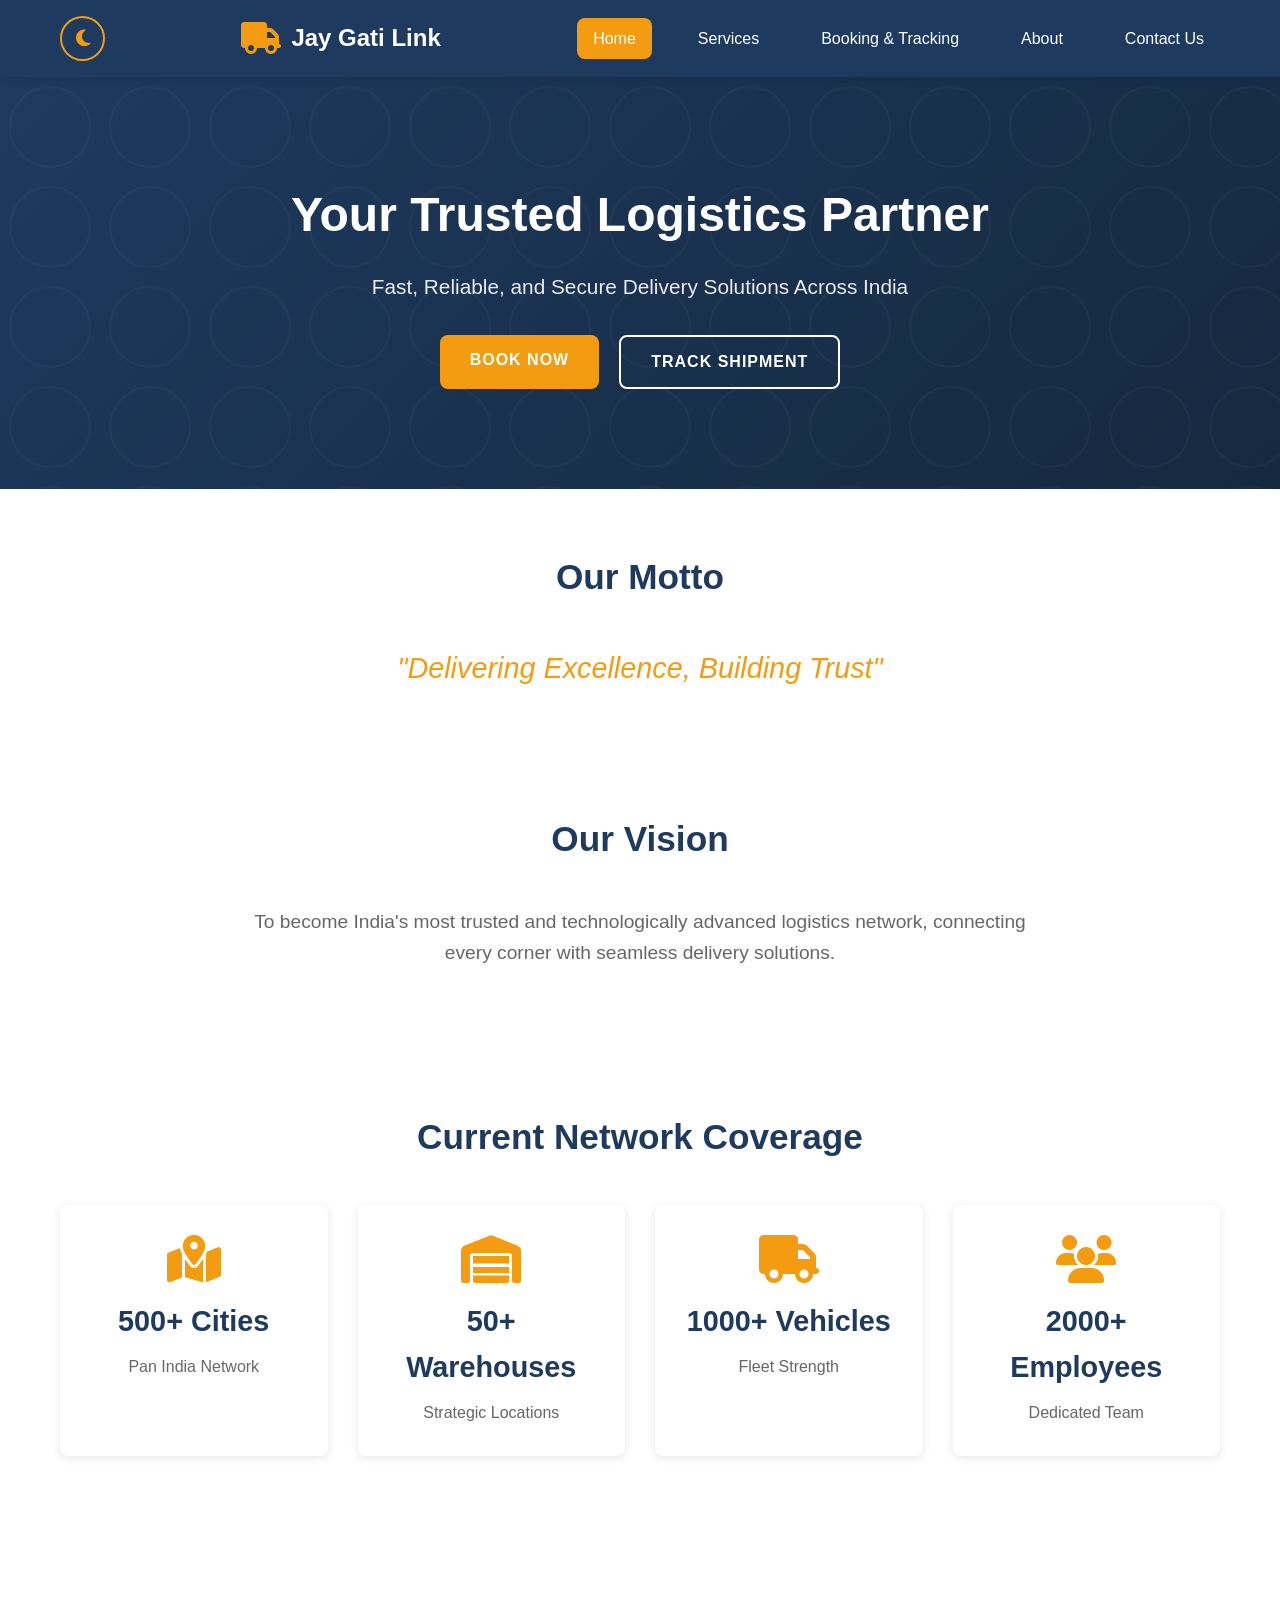
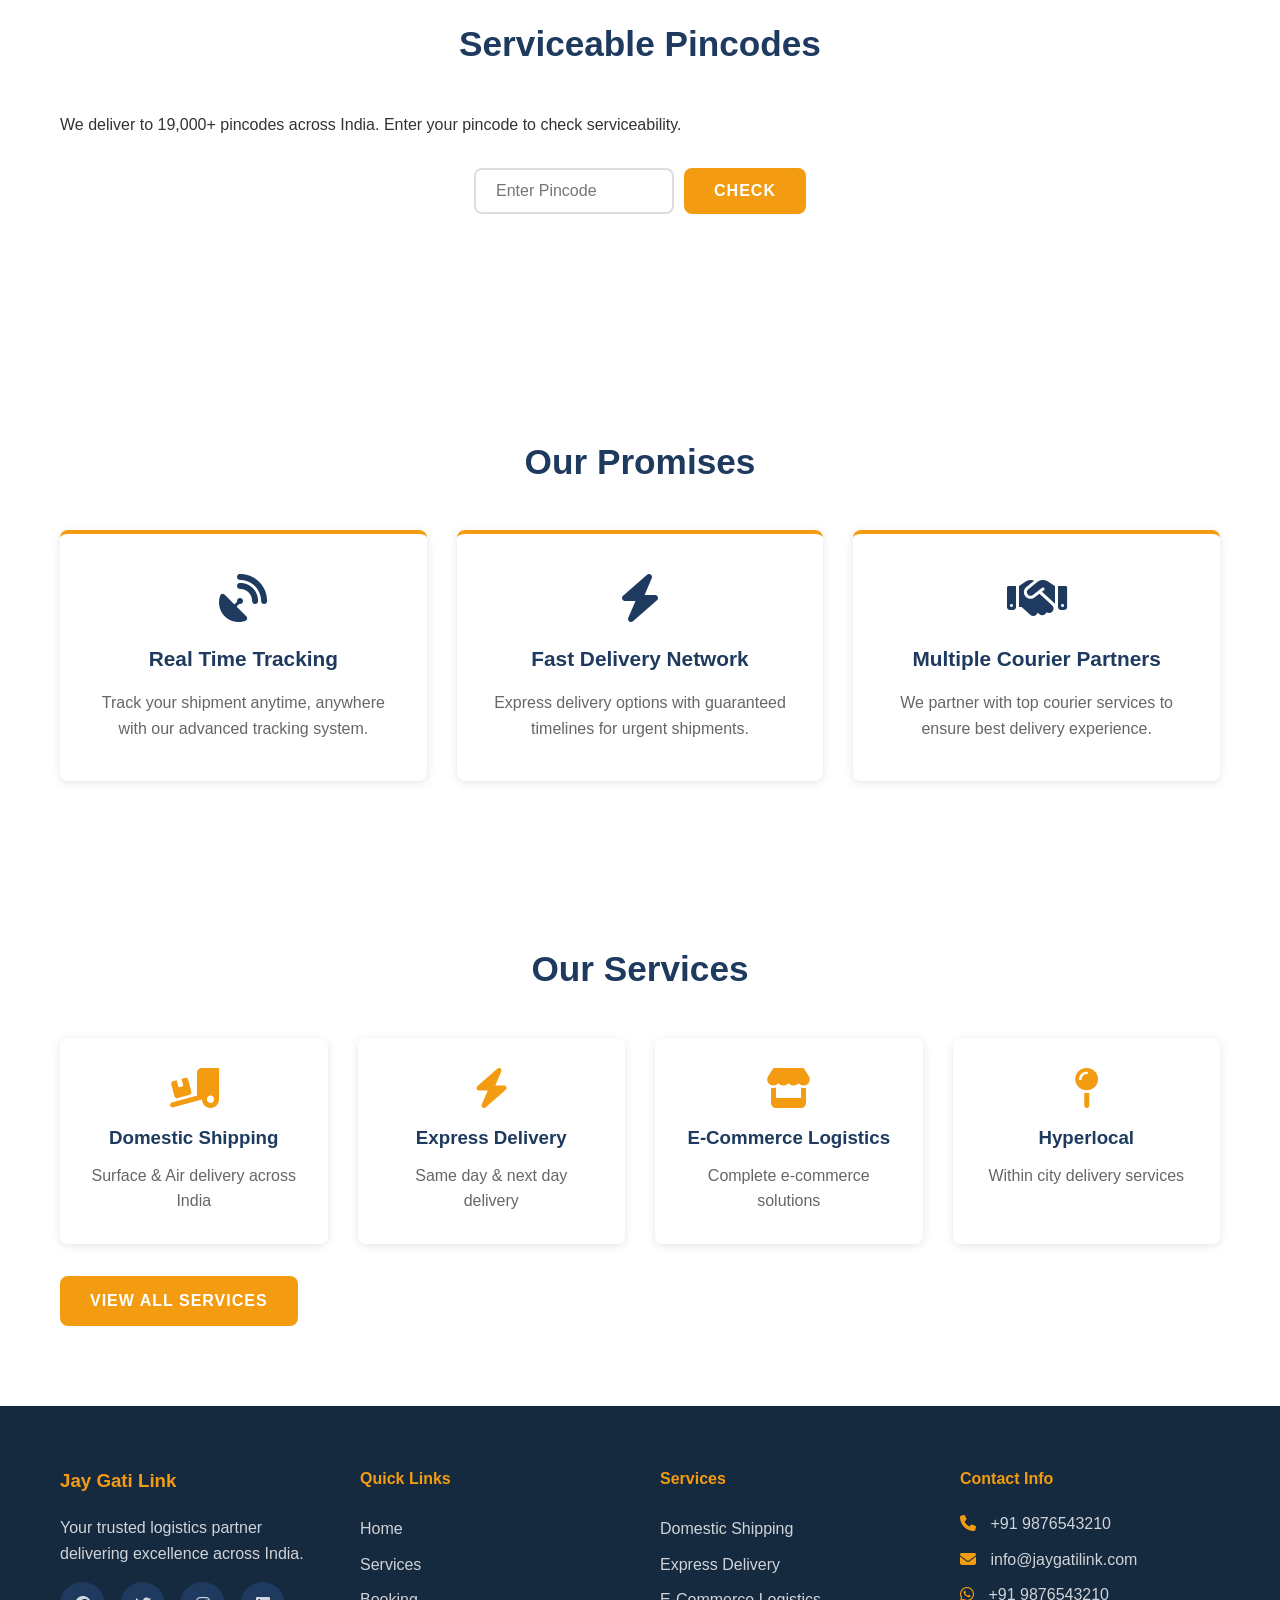
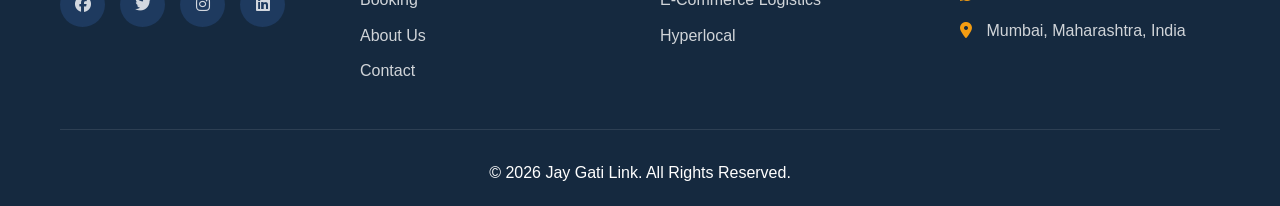
<file: index.html>
<!DOCTYPE html>
<html lang="en">
<head>
    <meta charset="UTF-8">
    <meta name="viewport" content="width=device-width, initial-scale=1.0">
    <title>Jay Gati Link - Your Trusted Logistics Partner</title>
    <link rel="stylesheet" href="css/style.css">
    <link rel="stylesheet" href="https://cdnjs.cloudflare.com/ajax/libs/font-awesome/6.4.0/css/all.min.css">
</head>
<body>
    <!-- Header -->
    <header class="header">
        <div class="container">
            <div class="logo">
                <i class="fas fa-truck"></i>
                <span>Jay Gati Link</span>
            </div>
            <nav class="nav">
                <a href="index.html" class="nav-link active">Home</a>
                <a href="services.html" class="nav-link">Services</a>
                <a href="booking.html" class="nav-link">Booking & Tracking</a>
                <a href="about.html" class="nav-link">About</a>
                <a href="contact.html" class="nav-link">Contact Us</a>
            </nav>
            <button class="theme-toggle" id="themeToggle">
                <i class="fas fa-moon"></i>
            </button>
            <button class="mobile-menu-btn">
                <i class="fas fa-bars"></i>
            </button>
        </div>
    </header>

    <!-- Hero Section -->
    <section class="hero">
        <div class="container">
            <h1>Your Trusted Logistics Partner</h1>
            <p>Fast, Reliable, and Secure Delivery Solutions Across India</p>
            <div class="hero-buttons">
                <a href="booking.html" class="btn btn-primary">Book Now</a>
                <a href="tracking.html" class="btn btn-secondary">Track Shipment</a>
            </div>
        </div>
    </section>

    <!-- Company Motto -->
    <section class="motto">
        <div class="container">
            <h2>Our Motto</h2>
            <p class="motto-text">"Delivering Excellence, Building Trust"</p>
        </div>
    </section>

    <!-- Vision -->
    <section class="vision">
        <div class="container">
            <h2>Our Vision</h2>
            <p>To become India's most trusted and technologically advanced logistics network, connecting every corner with seamless delivery solutions.</p>
        </div>
    </section>

    <!-- Network Coverage -->
    <section class="coverage">
        <div class="container">
            <h2>Current Network Coverage</h2>
            <div class="coverage-grid">
                <div class="coverage-card">
                    <i class="fas fa-map-marked-alt"></i>
                    <h3>500+ Cities</h3>
                    <p>Pan India Network</p>
                </div>
                <div class="coverage-card">
                    <i class="fas fa-warehouse"></i>
                    <h3>50+ Warehouses</h3>
                    <p>Strategic Locations</p>
                </div>
                <div class="coverage-card">
                    <i class="fas fa-truck"></i>
                    <h3>1000+ Vehicles</h3>
                    <p>Fleet Strength</p>
                </div>
                <div class="coverage-card">
                    <i class="fas fa-users"></i>
                    <h3>2000+ Employees</h3>
                    <p>Dedicated Team</p>
                </div>
            </div>
        </div>
    </section>

    <!-- Serviceable Pincodes -->
    <section class="pincodes">
        <div class="container">
            <h2>Serviceable Pincodes</h2>
            <p>We deliver to 19,000+ pincodes across India. Enter your pincode to check serviceability.</p>
            <div class="pincode-checker">
                <input type="text" id="pincode-input" placeholder="Enter Pincode" maxlength="6">
                <button class="btn btn-primary" onclick="checkPincode()">Check</button>
            </div>
            <div id="pincode-result"></div>
        </div>
    </section>

    <!-- Promises -->
    <section class="promises">
        <div class="container">
            <h2>Our Promises</h2>
            <div class="promises-grid">
                <div class="promise-card">
                    <i class="fas fa-satellite-dish"></i>
                    <h3>Real Time Tracking</h3>
                    <p>Track your shipment anytime, anywhere with our advanced tracking system.</p>
                </div>
                <div class="promise-card">
                    <i class="fas fa-bolt"></i>
                    <h3>Fast Delivery Network</h3>
                    <p>Express delivery options with guaranteed timelines for urgent shipments.</p>
                </div>
                <div class="promise-card">
                    <i class="fas fa-handshake"></i>
                    <h3>Multiple Courier Partners</h3>
                    <p>We partner with top courier services to ensure best delivery experience.</p>
                </div>
            </div>
        </div>
    </section>

    <!-- Quick Services -->
    <section class="quick-services">
        <div class="container">
            <h2>Our Services</h2>
            <div class="services-grid">
                <div class="service-card">
                    <i class="fas fa-truck-loading"></i>
                    <h3>Domestic Shipping</h3>
                    <p>Surface & Air delivery across India</p>
                </div>
                <div class="service-card">
                    <i class="fas fa-bolt"></i>
                    <h3>Express Delivery</h3>
                    <p>Same day & next day delivery</p>
                </div>
                <div class="service-card">
                    <i class="fas fa-store"></i>
                    <h3>E-Commerce Logistics</h3>
                    <p>Complete e-commerce solutions</p>
                </div>
                <div class="service-card">
                    <i class="fas fa-map-pin"></i>
                    <h3>Hyperlocal</h3>
                    <p>Within city delivery services</p>
                </div>
            </div>
            <a href="services.html" class="btn btn-primary" style="margin-top: 2rem;">View All Services</a>
        </div>
    </section>

    <!-- Footer -->
    <footer class="footer">
        <div class="container">
            <div class="footer-grid">
                <div class="footer-col">
                    <h3>Jay Gati Link</h3>
                    <p>Your trusted logistics partner delivering excellence across India.</p>
                    <div class="social-links">
                        <a href="#"><i class="fab fa-facebook"></i></a>
                        <a href="#"><i class="fab fa-twitter"></i></a>
                        <a href="#"><i class="fab fa-instagram"></i></a>
                        <a href="#"><i class="fab fa-linkedin"></i></a>
                    </div>
                </div>
                <div class="footer-col">
                    <h4>Quick Links</h4>
                    <a href="index.html">Home</a>
                    <a href="services.html">Services</a>
                    <a href="booking.html">Booking</a>
                    <a href="about.html">About Us</a>
                    <a href="contact.html">Contact</a>
                </div>
                <div class="footer-col">
                    <h4>Services</h4>
                    <a href="services.html">Domestic Shipping</a>
                    <a href="services.html">Express Delivery</a>
                    <a href="services.html">E-Commerce Logistics</a>
                    <a href="services.html">Hyperlocal</a>
                </div>
                <div class="footer-col">
                    <h4>Contact Info</h4>
                    <p><i class="fas fa-phone"></i> +91 9876543210</p>
                    <p><i class="fas fa-envelope"></i> info@jaygatilink.com</p>
                    <p><i class="fab fa-whatsapp"></i> +91 9876543210</p>
                    <p><i class="fas fa-map-marker-alt"></i> Mumbai, Maharashtra, India</p>
                </div>
            </div>
            <div class="footer-bottom">
                <p>&copy; 2026 Jay Gati Link. All Rights Reserved.</p>
            </div>
        </div>
    </footer>

    <script src="js/script.js"></script>
</body>
</html>
</file>
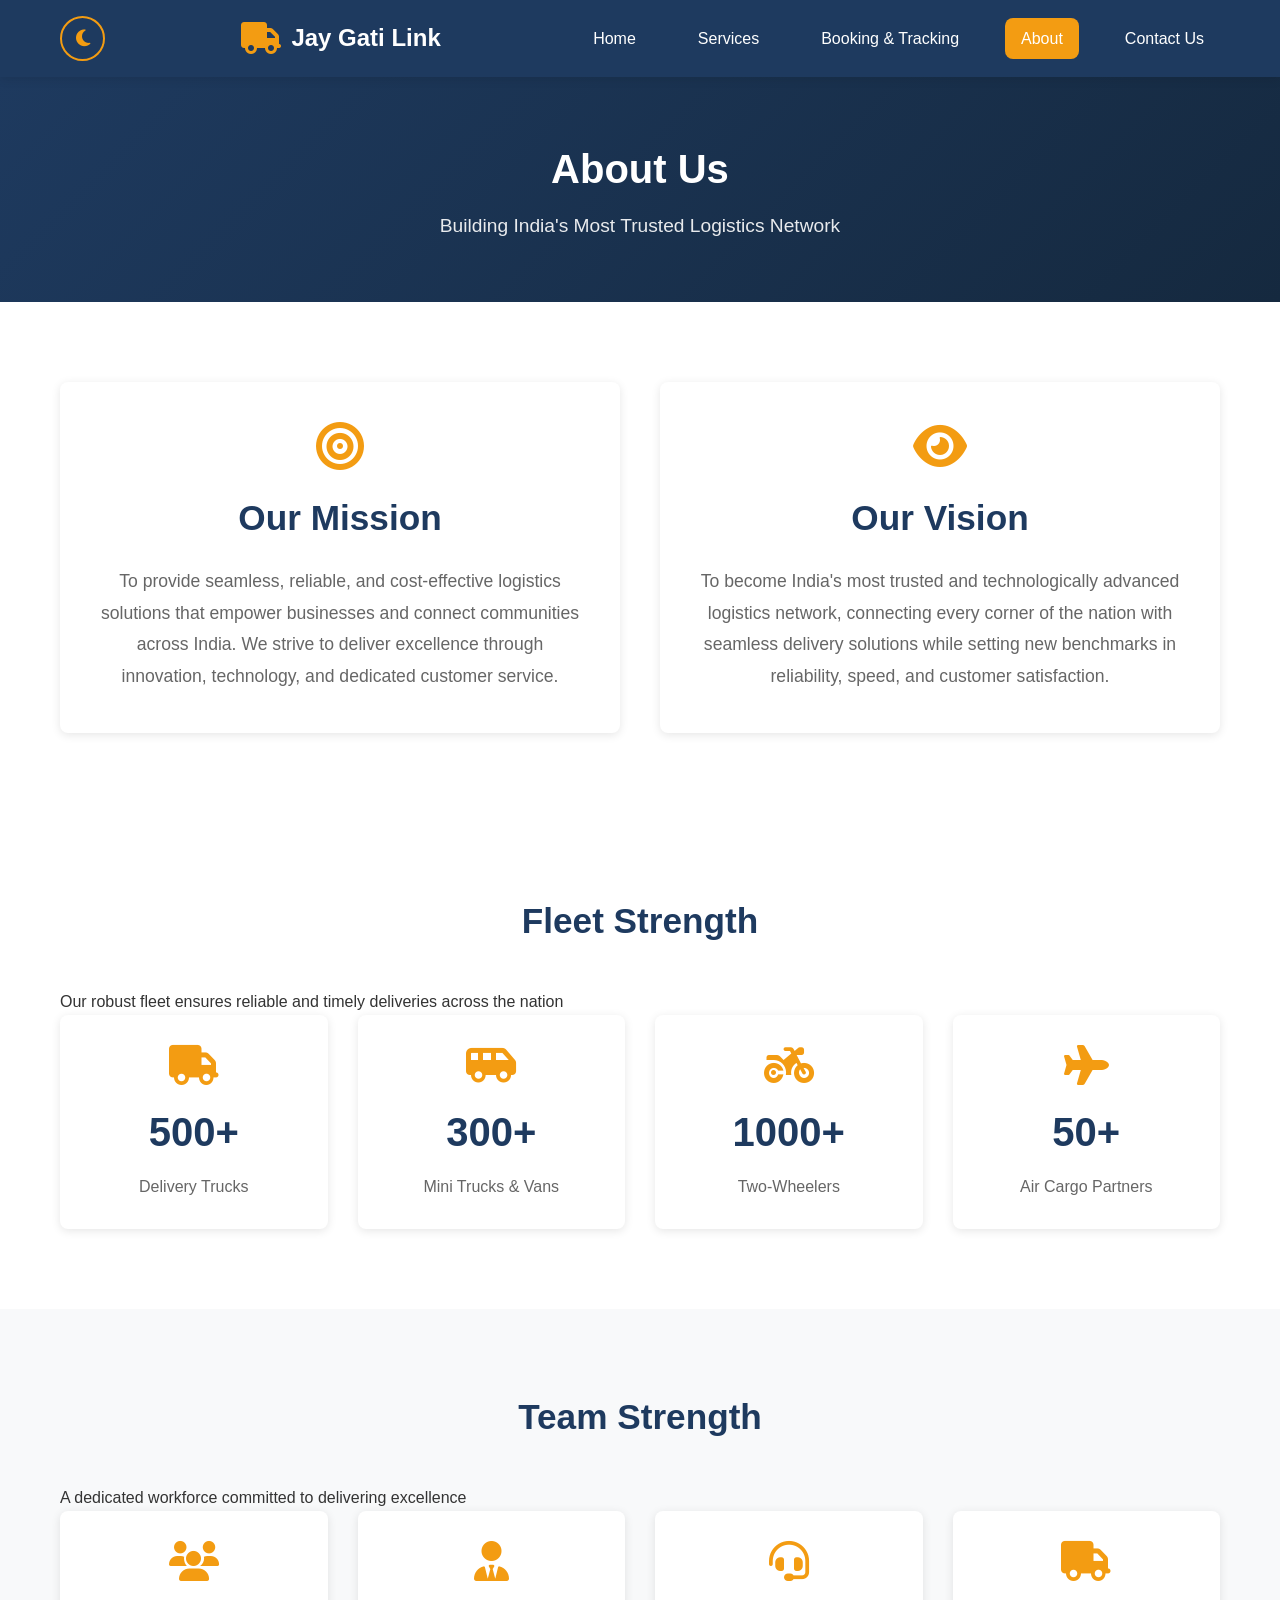
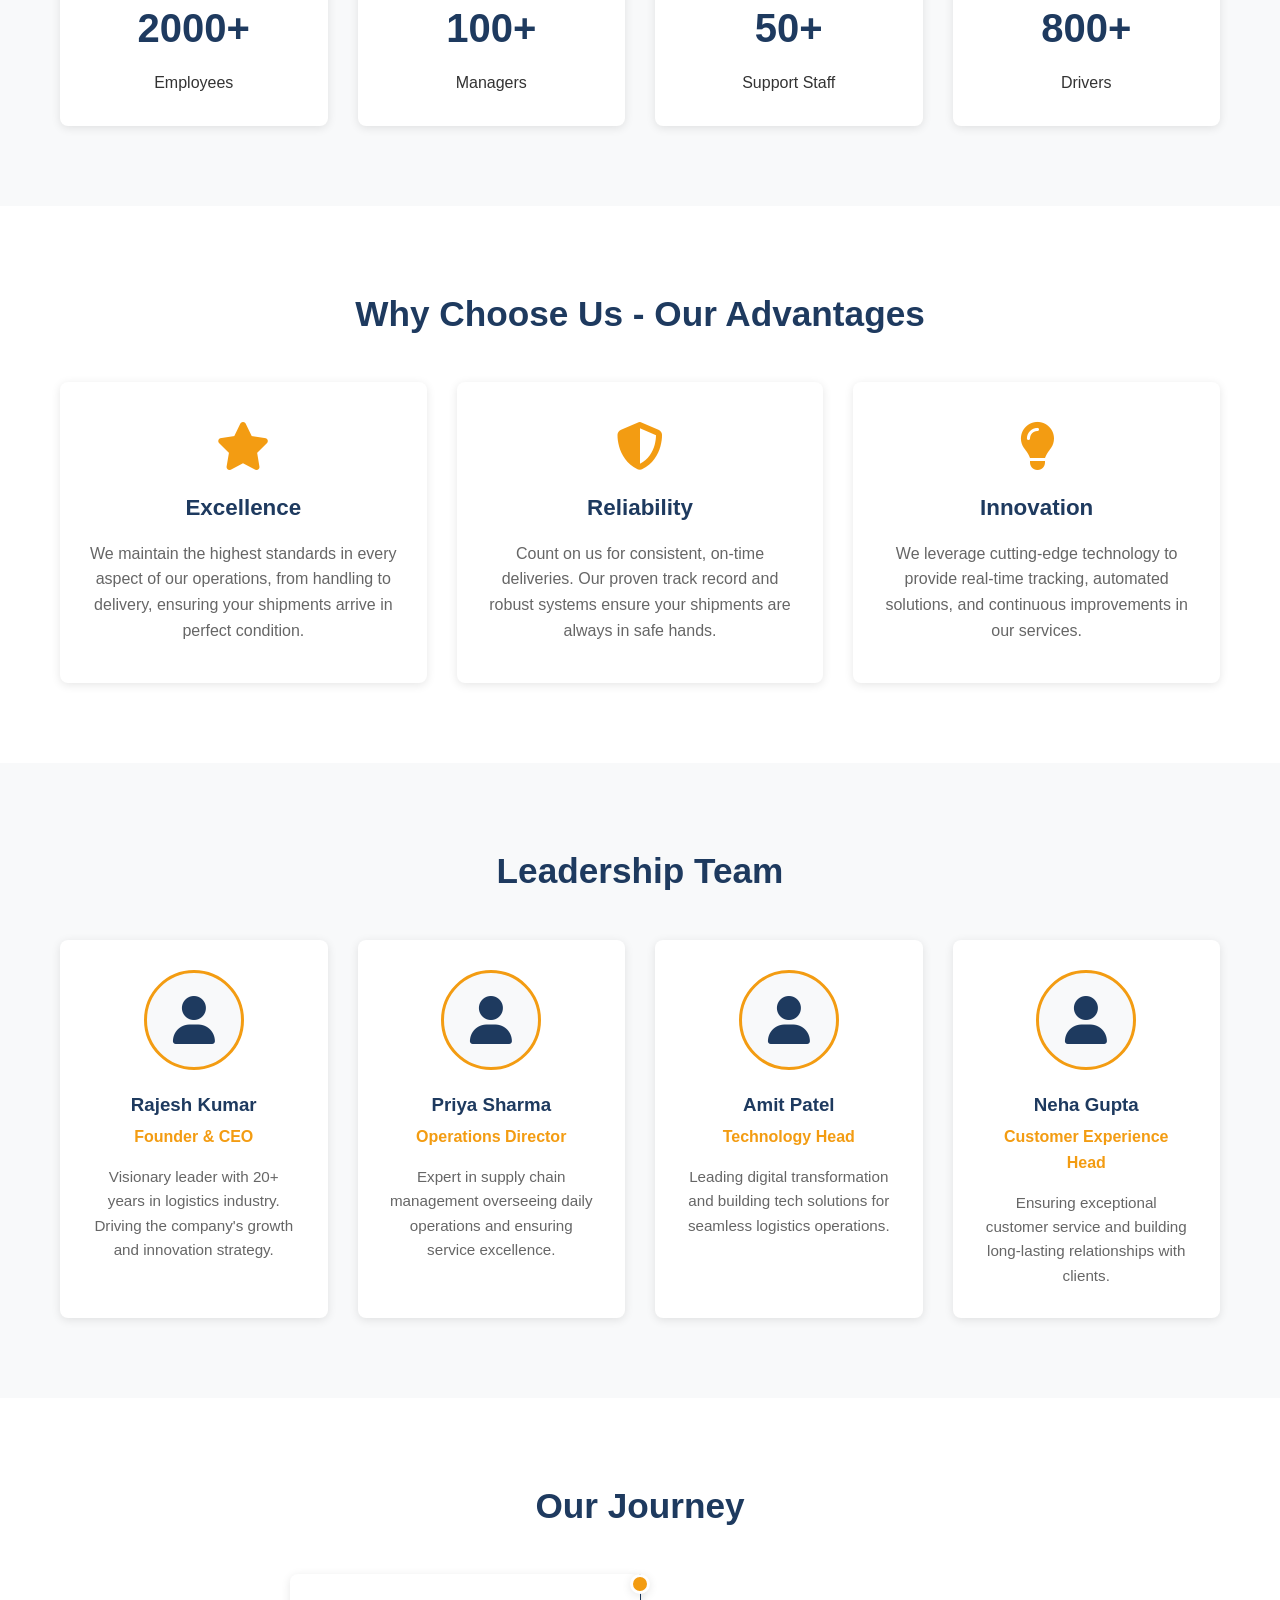
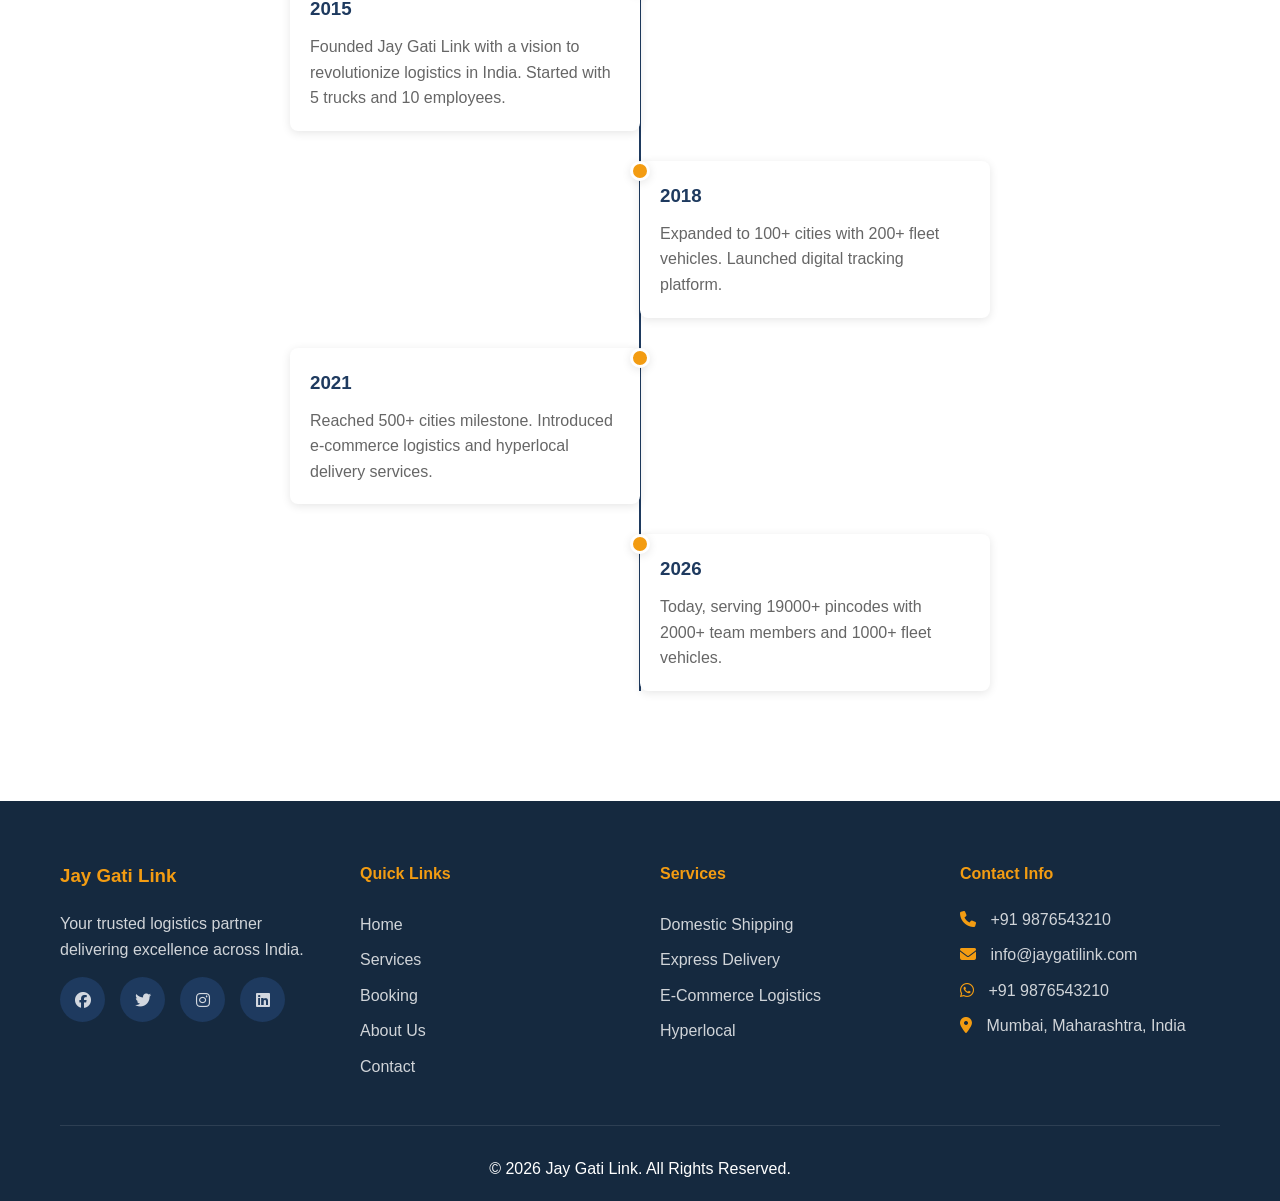
<file: about.html>
<!DOCTYPE html>
<html lang="en">
<head>
    <meta charset="UTF-8">
    <meta name="viewport" content="width=device-width, initial-scale=1.0">
    <title>About Us - Jay Gati Link</title>
    <link rel="stylesheet" href="css/style.css">
    <link rel="stylesheet" href="https://cdnjs.cloudflare.com/ajax/libs/font-awesome/6.4.0/css/all.min.css">
</head>
<body>
    <!-- Header -->
    <header class="header">
        <div class="container">
            <div class="logo">
                <i class="fas fa-truck"></i>
                <span>Jay Gati Link</span>
            </div>
            <nav class="nav">
                <a href="index.html" class="nav-link">Home</a>
                <a href="services.html" class="nav-link">Services</a>
                <a href="booking.html" class="nav-link">Booking & Tracking</a>
                <a href="about.html" class="nav-link active">About</a>
                <a href="contact.html" class="nav-link">Contact Us</a>
            </nav>
            <button class="theme-toggle" id="themeToggle">
                <i class="fas fa-moon"></i>
            </button>
            <button class="mobile-menu-btn">
                <i class="fas fa-bars"></i>
            </button>
        </div>
    </header>

    <!-- Page Banner -->
    <section class="page-banner">
        <div class="container">
            <h1>About Us</h1>
            <p>Building India's Most Trusted Logistics Network</p>
        </div>
    </section>

    <!-- Mission & Vision -->
    <section class="mission-vision">
        <div class="container">
            <div class="mv-grid">
                <div class="mv-card">
                    <i class="fas fa-bullseye"></i>
                    <h2>Our Mission</h2>
                    <p>To provide seamless, reliable, and cost-effective logistics solutions that empower businesses and connect communities across India. We strive to deliver excellence through innovation, technology, and dedicated customer service.</p>
                </div>
                <div class="mv-card">
                    <i class="fas fa-eye"></i>
                    <h2>Our Vision</h2>
                    <p>To become India's most trusted and technologically advanced logistics network, connecting every corner of the nation with seamless delivery solutions while setting new benchmarks in reliability, speed, and customer satisfaction.</p>
                </div>
            </div>
        </div>
    </section>

    <!-- Fleet Strength -->
    <section class="strength-section">
        <div class="container">
            <h2>Fleet Strength</h2>
            <p>Our robust fleet ensures reliable and timely deliveries across the nation</p>
            <div class="strength-grid">
                <div class="strength-card">
                    <i class="fas fa-truck"></i>
                    <h3>500+</h3>
                    <p>Delivery Trucks</p>
                </div>
                <div class="strength-card">
                    <i class="fas fa-shuttle-van"></i>
                    <h3>300+</h3>
                    <p>Mini Trucks & Vans</p>
                </div>
                <div class="strength-card">
                    <i class="fas fa-motorcycle"></i>
                    <h3>1000+</h3>
                    <p>Two-Wheelers</p>
                </div>
                <div class="strength-card">
                    <i class="fas fa-plane"></i>
                    <h3>50+</h3>
                    <p>Air Cargo Partners</p>
                </div>
            </div>
        </div>
    </section>

    <!-- Team Strength -->
    <section class="team-strength alt-bg">
        <div class="container">
            <h2>Team Strength</h2>
            <p>A dedicated workforce committed to delivering excellence</p>
            <div class="team-stats">
                <div class="stat-item">
                    <i class="fas fa-users"></i>
                    <h3>2000+</h3>
                    <p>Employees</p>
                </div>
                <div class="stat-item">
                    <i class="fas fa-user-tie"></i>
                    <h3>100+</h3>
                    <p>Managers</p>
                </div>
                <div class="stat-item">
                    <i class="fas fa-headset"></i>
                    <h3>50+</h3>
                    <p>Support Staff</p>
                </div>
                <div class="stat-item">
                    <i class="fas fa-truck"></i>
                    <h3>800+</h3>
                    <p>Drivers</p>
                </div>
            </div>
        </div>
    </section>

    <!-- Advantages -->
    <section class="advantages">
        <div class="container">
            <h2>Why Choose Us - Our Advantages</h2>
            <div class="advantages-grid">
                <div class="advantage-card">
                    <i class="fas fa-star"></i>
                    <h3>Excellence</h3>
                    <p>We maintain the highest standards in every aspect of our operations, from handling to delivery, ensuring your shipments arrive in perfect condition.</p>
                </div>
                <div class="advantage-card">
                    <i class="fas fa-shield-alt"></i>
                    <h3>Reliability</h3>
                    <p>Count on us for consistent, on-time deliveries. Our proven track record and robust systems ensure your shipments are always in safe hands.</p>
                </div>
                <div class="advantage-card">
                    <i class="fas fa-lightbulb"></i>
                    <h3>Innovation</h3>
                    <p>We leverage cutting-edge technology to provide real-time tracking, automated solutions, and continuous improvements in our services.</p>
                </div>
            </div>
        </div>
    </section>

    <!-- Team Section -->
    <section class="team-section alt-bg">
        <div class="container">
            <h2>Leadership Team</h2>
            <div class="team-grid">
                <div class="team-card">
                    <div class="team-avatar">
                        <i class="fas fa-user"></i>
                    </div>
                    <h3>Rajesh Kumar</h3>
                    <p class="team-role">Founder & CEO</p>
                    <p class="team-desc">Visionary leader with 20+ years in logistics industry. Driving the company's growth and innovation strategy.</p>
                </div>
                <div class="team-card">
                    <div class="team-avatar">
                        <i class="fas fa-user"></i>
                    </div>
                    <h3>Priya Sharma</h3>
                    <p class="team-role">Operations Director</p>
                    <p class="team-desc">Expert in supply chain management overseeing daily operations and ensuring service excellence.</p>
                </div>
                <div class="team-card">
                    <div class="team-avatar">
                        <i class="fas fa-user"></i>
                    </div>
                    <h3>Amit Patel</h3>
                    <p class="team-role">Technology Head</p>
                    <p class="team-desc">Leading digital transformation and building tech solutions for seamless logistics operations.</p>
                </div>
                <div class="team-card">
                    <div class="team-avatar">
                        <i class="fas fa-user"></i>
                    </div>
                    <h3>Neha Gupta</h3>
                    <p class="team-role">Customer Experience Head</p>
                    <p class="team-desc">Ensuring exceptional customer service and building long-lasting relationships with clients.</p>
                </div>
            </div>
        </div>
    </section>

    <!-- Company Journey -->
    <section class="journey">
        <div class="container">
            <h2>Our Journey</h2>
            <div class="timeline">
                <div class="timeline-item">
                    <div class="timeline-dot"></div>
                    <div class="timeline-content">
                        <h3>2015</h3>
                        <p>Founded Jay Gati Link with a vision to revolutionize logistics in India. Started with 5 trucks and 10 employees.</p>
                    </div>
                </div>
                <div class="timeline-item">
                    <div class="timeline-dot"></div>
                    <div class="timeline-content">
                        <h3>2018</h3>
                        <p>Expanded to 100+ cities with 200+ fleet vehicles. Launched digital tracking platform.</p>
                    </div>
                </div>
                <div class="timeline-item">
                    <div class="timeline-dot"></div>
                    <div class="timeline-content">
                        <h3>2021</h3>
                        <p>Reached 500+ cities milestone. Introduced e-commerce logistics and hyperlocal delivery services.</p>
                    </div>
                </div>
                <div class="timeline-item">
                    <div class="timeline-dot"></div>
                    <div class="timeline-content">
                        <h3>2026</h3>
                        <p>Today, serving 19000+ pincodes with 2000+ team members and 1000+ fleet vehicles.</p>
                    </div>
                </div>
            </div>
        </div>
    </section>

    <!-- Footer -->
    <footer class="footer">
        <div class="container">
            <div class="footer-grid">
                <div class="footer-col">
                    <h3>Jay Gati Link</h3>
                    <p>Your trusted logistics partner delivering excellence across India.</p>
                    <div class="social-links">
                        <a href="#"><i class="fab fa-facebook"></i></a>
                        <a href="#"><i class="fab fa-twitter"></i></a>
                        <a href="#"><i class="fab fa-instagram"></i></a>
                        <a href="#"><i class="fab fa-linkedin"></i></a>
                    </div>
                </div>
                <div class="footer-col">
                    <h4>Quick Links</h4>
                    <a href="index.html">Home</a>
                    <a href="services.html">Services</a>
                    <a href="booking.html">Booking</a>
                    <a href="about.html">About Us</a>
                    <a href="contact.html">Contact</a>
                </div>
                <div class="footer-col">
                    <h4>Services</h4>
                    <a href="services.html">Domestic Shipping</a>
                    <a href="services.html">Express Delivery</a>
                    <a href="services.html">E-Commerce Logistics</a>
                    <a href="services.html">Hyperlocal</a>
                </div>
                <div class="footer-col">
                    <h4>Contact Info</h4>
                    <p><i class="fas fa-phone"></i> +91 9876543210</p>
                    <p><i class="fas fa-envelope"></i> info@jaygatilink.com</p>
                    <p><i class="fab fa-whatsapp"></i> +91 9876543210</p>
                    <p><i class="fas fa-map-marker-alt"></i> Mumbai, Maharashtra, India</p>
                </div>
            </div>
            <div class="footer-bottom">
                <p>&copy; 2026 Jay Gati Link. All Rights Reserved.</p>
            </div>
        </div>
    </footer>

    <script src="js/script.js"></script>
</body>
</html>
</file>
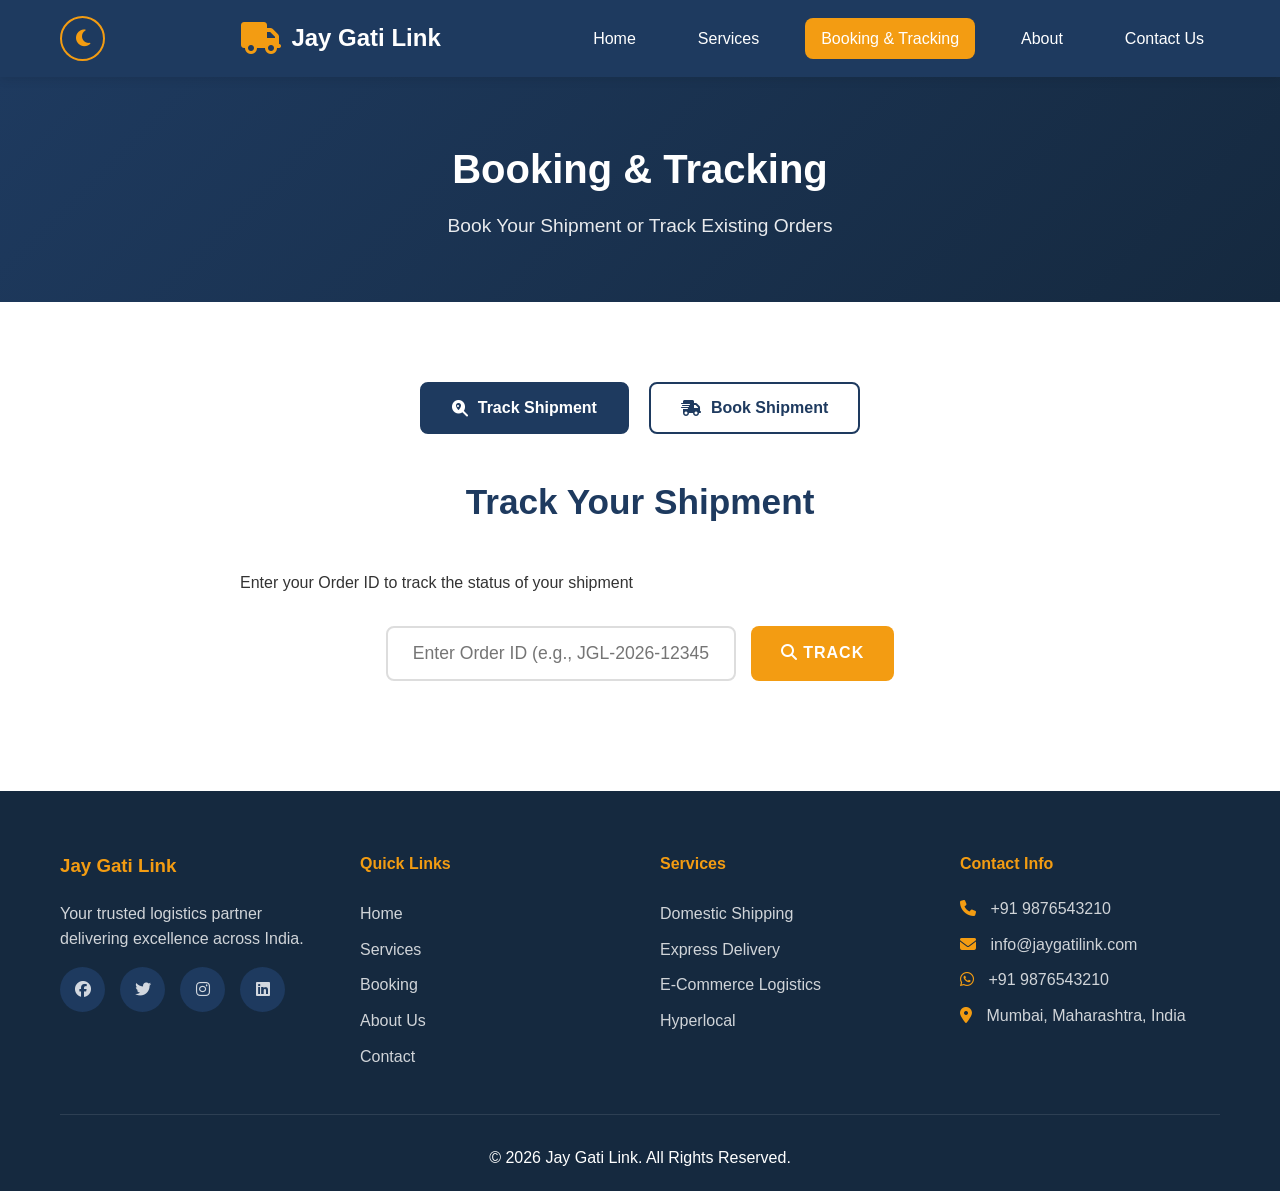
<file: booking.html>
<!DOCTYPE html>
<html lang="en">
<head>
    <meta charset="UTF-8">
    <meta name="viewport" content="width=device-width, initial-scale=1.0">
    <title>Booking & Tracking - Jay Gati Link</title>
    <link rel="stylesheet" href="css/style.css">
    <link rel="stylesheet" href="https://cdnjs.cloudflare.com/ajax/libs/font-awesome/6.4.0/css/all.min.css">
</head>
<body>
    <!-- Header -->
    <header class="header">
        <div class="container">
            <div class="logo">
                <i class="fas fa-truck"></i>
                <span>Jay Gati Link</span>
            </div>
            <nav class="nav">
                <a href="index.html" class="nav-link">Home</a>
                <a href="services.html" class="nav-link">Services</a>
                <a href="booking.html" class="nav-link active">Booking & Tracking</a>
                <a href="about.html" class="nav-link">About</a>
                <a href="contact.html" class="nav-link">Contact Us</a>
            </nav>
            <button class="theme-toggle" id="themeToggle">
                <i class="fas fa-moon"></i>
            </button>
            <button class="mobile-menu-btn">
                <i class="fas fa-bars"></i>
            </button>
        </div>
    </header>

    <!-- Page Banner -->
    <section class="page-banner">
        <div class="container">
            <h1>Booking & Tracking</h1>
            <p>Book Your Shipment or Track Existing Orders</p>
        </div>
    </section>

    <!-- Tabs -->
    <section class="booking-section">
        <div class="container">
            <div class="tabs">
                <button class="tab-btn active" data-tab="tracking">
                    <i class="fas fa-search-location"></i> Track Shipment
                </button>
                <button class="tab-btn" data-tab="booking">
                    <i class="fas fa-shipping-fast"></i> Book Shipment
                </button>
            </div>

            <!-- Tracking Section -->
            <div class="tab-content active" id="tracking">
                <div class="tracking-container">
                    <h2>Track Your Shipment</h2>
                    <p>Enter your Order ID to track the status of your shipment</p>
                    <div class="tracking-form">
                        <input type="text" id="order-id" placeholder="Enter Order ID (e.g., JGL-2026-12345)" required>
                        <button class="btn btn-primary" onclick="trackOrder()">
                            <i class="fas fa-search"></i> Track
                        </button>
                    </div>
                    
                    <!-- Tracking Result -->
                    <div id="tracking-result" class="tracking-result" style="display: none;">
                        <div class="tracking-info">
                            <div class="tracking-header">
                                <h3>Order ID: <span id="track-order-id"></span></h3>
                                <span class="status-badge" id="track-status"></span>
                            </div>
                            <div class="tracking-details">
                                <div class="detail-row">
                                    <span><i class="fas fa-box"></i> Package:</span>
                                    <span id="track-package"></span>
                                </div>
                                <div class="detail-row">
                                    <span><i class="fas fa-map-marker-alt"></i> From:</span>
                                    <span id="track-from"></span>
                                </div>
                                <div class="detail-row">
                                    <span><i class="fas fa-flag-checkered"></i> To:</span>
                                    <span id="track-to"></span>
                                </div>
                                <div class="detail-row">
                                    <span><i class="fas fa-calendar"></i> Expected Delivery:</span>
                                    <span id="track-eta"></span>
                                </div>
                            </div>
                        </div>
                        
                        <!-- Tracking Timeline -->
                        <div class="tracking-timeline">
                            <h4>Shipment Status</h4>
                            <div class="timeline">
                                <div class="timeline-item completed">
                                    <div class="timeline-dot"></div>
                                    <div class="timeline-content">
                                        <span class="timeline-date">Order Placed</span>
                                        <p>Shipment booked successfully</p>
                                    </div>
                                </div>
                                <div class="timeline-item completed">
                                    <div class="timeline-dot"></div>
                                    <div class="timeline-content">
                                        <span class="timeline-date">Picked Up</span>
                                        <p>Package picked up from sender</p>
                                    </div>
                                </div>
                                <div class="timeline-item active">
                                    <div class="timeline-dot"></div>
                                    <div class="timeline-content">
                                        <span class="timeline-date">In Transit</span>
                                        <p>Package is on the way</p>
                                    </div>
                                </div>
                                <div class="timeline-item">
                                    <div class="timeline-dot"></div>
                                    <div class="timeline-content">
                                        <span class="timeline-date">Out for Delivery</span>
                                        <p>Package will be delivered soon</p>
                                    </div>
                                </div>
                                <div class="timeline-item">
                                    <div class="timeline-dot"></div>
                                    <div class="timeline-content">
                                        <span class="timeline-date">Delivered</span>
                                        <p>Package delivered successfully</p>
                                    </div>
                                </div>
                            </div>
                        </div>
                    </div>
                </div>
            </div>

            <!-- Booking Section -->
            <div class="tab-content" id="booking">
                <div class="booking-container">
                    <h2>Book Your Shipment</h2>
                    <p>Fill in the details below to schedule a pickup</p>
                    
                    <form id="booking-form" class="booking-form">
                        <!-- Step Indicator -->
                        <div class="step-indicator">
                            <div class="step active" data-step="1">
                                <span class="step-number">1</span>
                                <span class="step-label">Goods Details</span>
                            </div>
                            <div class="step" data-step="2">
                                <span class="step-number">2</span>
                                <span class="step-label">Pickup Details</span>
                            </div>
                            <div class="step" data-step="3">
                                <span class="step-number">3</span>
                                <span class="step-label">Drop Details</span>
                            </div>
                            <div class="step" data-step="4">
                                <span class="step-number">4</span>
                                <span class="step-label">Confirm</span>
                            </div>
                        </div>

                        <!-- Step 1: Goods Description & Quantity -->
                        <div class="form-step active" data-step="1">
                            <h3><i class="fas fa-box"></i> Goods Description & Quantity</h3>
                            
                            <div class="form-group">
                                <label for="goods-type">Type of Goods *</label>
                                <select id="goods-type" name="goods-type" required>
                                    <option value="">Select Goods Type</option>
                                    <option value="documents">Documents</option>
                                    <option value="electronics">Electronics</option>
                                    <option value="clothing">Clothing</option>
                                    <option value="furniture">Furniture</option>
                                    <option value="food">Food & Beverages</option>
                                    <option value="fragile">Fragile Items</option>
                                    <option value="industrial">Industrial Goods</option>
                                    <option value="other">Other</option>
                                </select>
                            </div>
                            
                            <div class="form-group">
                                <label for="goods-description">Description *</label>
                                <textarea id="goods-description" name="goods-description" rows="3" required placeholder="Describe the items you want to ship..."></textarea>
                            </div>
                            
                            <div class="form-row">
                                <div class="form-group">
                                    <label for="quantity">Quantity *</label>
                                    <input type="number" id="quantity" name="quantity" min="1" required placeholder="Number of packages">
                                </div>
                                <div class="form-group">
                                    <label for="weight">Total Weight (kg) *</label>
                                    <input type="number" id="weight" name="weight" step="0.1" required placeholder="Total weight in kg">
                                </div>
                            </div>
                            
                            <div class="form-row">
                                <div class="form-group">
                                    <label for="length">Length (cm)</label>
                                    <input type="number" id="length" name="length" placeholder="Length">
                                </div>
                                <div class="form-group">
                                    <label for="width">Width (cm)</label>
                                    <input type="number" id="width" name="width" placeholder="Width">
                                </div>
                                <div class="form-group">
                                    <label for="height">Height (cm)</label>
                                    <input type="number" id="height" name="height" placeholder="Height">
                                </div>
                            </div>

                            <div class="form-group">
                                <label for="declared-value">Declared Value (INR) *</label>
                                <input type="number" id="declared-value" name="declared-value" required placeholder="Enter declared value">
                            </div>

                            <div class="form-group">
                                <label>
                                    <input type="checkbox" name="insurance" id="insurance">
                                    Add Insurance Coverage
                                </label>
                            </div>
                            
                            <div class="btn-group">
                                <button type="button" class="btn btn-primary next-btn" onclick="nextStep(2)">
                                    Next: Pickup Details <i class="fas fa-arrow-right"></i>
                                </button>
                            </div>
                        </div>

                        <!-- Step 2: Pickup Point Details -->
                        <div class="form-step" data-step="2">
                            <h3><i class="fas fa-map-marker-alt"></i> Pickup Point Details</h3>
                            
                            <div class="form-group">
                                <label for="pickup-name">Contact Person Name *</label>
                                <input type="text" id="pickup-name" name="pickup-name" required placeholder="Name of person at pickup">
                            </div>
                            
                            <div class="form-group">
                                <label for="pickup-phone">Contact Number *</label>
                                <input type="tel" id="pickup-phone" name="pickup-phone" required placeholder="Phone number">
                            </div>
                            
                            <div class="form-group">
                                <label for="pickup-address">Pickup Address *</label>
                                <textarea id="pickup-address" name="pickup-address" rows="2" required placeholder="Full pickup address"></textarea>
                            </div>
                            
                            <div class="form-row">
                                <div class="form-group">
                                    <label for="pickup-city">City *</label>
                                    <input type="text" id="pickup-city" name="pickup-city" required placeholder="City">
                                </div>
                                <div class="form-group">
                                    <label for="pickup-state">State *</label>
                                    <input type="text" id="pickup-state" name="pickup-state" required placeholder="State">
                                </div>
                                <div class="form-group">
                                    <label for="pickup-pincode">Pincode *</label>
                                    <input type="text" id="pickup-pincode" name="pickup-pincode" maxlength="6" required placeholder="6-digit pincode">
                                </div>
                            </div>

                            <div class="form-group">
                                <label for="pickup-date">Preferred Pickup Date *</label>
                                <input type="date" id="pickup-date" name="pickup-date" required>
                            </div>

                            <div class="form-group">
                                <label for="pickup-time">Preferred Pickup Time *</label>
                                <select id="pickup-time" name="pickup-time" required>
                                    <option value="">Select Time Slot</option>
                                    <option value="9am-12pm">9:00 AM - 12:00 PM</option>
                                    <option value="12pm-3pm">12:00 PM - 3:00 PM</option>
                                    <option value="3pm-6pm">3:00 PM - 6:00 PM</option>
                                    <option value="6pm-9pm">6:00 PM - 9:00 PM</option>
                                </select>
                            </div>
                            
                            <div class="btn-group">
                                <button type="button" class="btn btn-secondary prev-btn" onclick="prevStep(1)">
                                    <i class="fas fa-arrow-left"></i> Back
                                </button>
                                <button type="button" class="btn btn-primary next-btn" onclick="nextStep(3)">
                                    Next: Drop Details <i class="fas fa-arrow-right"></i>
                                </button>
                            </div>
                        </div>

                        <!-- Step 3: Drop Point Details -->
                        <div class="form-step" data-step="3">
                            <h3><i class="fas fa-flag-checkered"></i> Drop Point Details</h3>
                            
                            <div class="form-group">
                                <label for="drop-name">Recipient Name *</label>
                                <input type="text" id="drop-name" name="drop-name" required placeholder="Recipient name">
                            </div>
                            
                            <div class="form-group">
                                <label for="drop-phone">Contact Number *</label>
                                <input type="tel" id="drop-phone" name="drop-phone" required placeholder="Recipient phone number">
                            </div>
                            
                            <div class="form-group">
                                <label for="drop-address">Delivery Address *</label>
                                <textarea id="drop-address" name="drop-address" rows="2" required placeholder="Full delivery address"></textarea>
                            </div>
                            
                            <div class="form-row">
                                <div class="form-group">
                                    <label for="drop-city">City *</label>
                                    <input type="text" id="drop-city" name="drop-city" required placeholder="City">
                                </div>
                                <div class="form-group">
                                    <label for="drop-state">State *</label>
                                    <input type="text" id="drop-state" name="drop-state" required placeholder="State">
                                </div>
                                <div class="form-group">
                                    <label for="drop-pincode">Pincode *</label>
                                    <input type="text" id="drop-pincode" name="drop-pincode" maxlength="6" required placeholder="6-digit pincode">
                                </div>
                            </div>

                            <div class="form-group">
                                <label for="delivery-instructions">Delivery Instructions (Optional)</label>
                                <textarea id="delivery-instructions" name="delivery-instructions" rows="2" placeholder="Any special instructions for delivery..."></textarea>
                            </div>

                            <div class="form-group">
                                <label for="service-type">Select Service Type *</label>
                                <select id="service-type" name="service-type" required>
                                    <option value="">Select Service</option>
                                    <option value="surface">Surface Shipping (3-7 days)</option>
                                    <option value="air">Air Shipping (1-3 days)</option>
                                    <option value="express-same">Express - Same Day</option>
                                    <option value="express-next">Express - Next Day</option>
                                    <option value="hyperlocal">Hyperlocal (Within City)</option>
                                </select>
                            </div>

                            <div class="form-group">
                                <label for="payment-type">Payment Type *</label>
                                <select id="payment-type" name="payment-type" required>
                                    <option value="">Select Payment Type</option>
                                    <option value="prepaid">Prepaid</option>
                                    <option value="cod">Cash on Delivery (COD)</option>
                                    <option value="postpaid">Postpaid (Credit)</option>
                                </select>
                            </div>

                            <div class="form-group" id="cod-amount-group" style="display: none;">
                                <label for="cod-amount">COD Amount (INR) *</label>
                                <input type="number" id="cod-amount" name="cod-amount" placeholder="Amount to collect">
                            </div>
                            
                            <div class="btn-group">
                                <button type="button" class="btn btn-secondary prev-btn" onclick="prevStep(2)">
                                    <i class="fas fa-arrow-left"></i> Back
                                </button>
                                <button type="button" class="btn btn-primary next-btn" onclick="nextStep(4)">
                                    Review Booking <i class="fas fa-arrow-right"></i>
                                </button>
                            </div>
                        </div>

                        <!-- Step 4: Confirmation -->
                        <div class="form-step" data-step="4">
                            <h3><i class="fas fa-check-circle"></i> Review & Confirm</h3>
                            
                            <div class="booking-summary">
                                <div class="summary-section">
                                    <h4>Goods Details</h4>
                                    <p><strong>Type:</strong> <span id="summary-goods-type"></span></p>
                                    <p><strong>Description:</strong> <span id="summary-goods-desc"></span></p>
                                    <p><strong>Quantity:</strong> <span id="summary-quantity"></span> packages</p>
                                    <p><strong>Weight:</strong> <span id="summary-weight"></span> kg</p>
                                    <p><strong>Value:</strong> ₹<span id="summary-value"></span></p>
                                </div>
                                
                                <div class="summary-section">
                                    <h4>Pickup Details</h4>
                                    <p><strong>Contact:</strong> <span id="summary-pickup-name"></span></p>
                                    <p><strong>Phone:</strong> <span id="summary-pickup-phone"></span></p>
                                    <p><strong>Address:</strong> <span id="summary-pickup-address"></span></p>
                                    <p><strong>Date/Time:</strong> <span id="summary-pickup-time"></span></p>
                                </div>
                                
                                <div class="summary-section">
                                    <h4>Delivery Details</h4>
                                    <p><strong>Recipient:</strong> <span id="summary-drop-name"></span></p>
                                    <p><strong>Phone:</strong> <span id="summary-drop-phone"></span></p>
                                    <p><strong>Address:</strong> <span id="summary-drop-address"></span></p>
                                    <p><strong>Service:</strong> <span id="summary-service"></span></p>
                                    <p><strong>Payment:</strong> <span id="summary-payment"></span></p>
                                </div>
                            </div>

                            <div class="terms-group">
                                <label>
                                    <input type="checkbox" id="terms-agree" required>
                                    I agree to the <a href="#" target="_blank">Terms & Conditions</a> and <a href="#" target="_blank">Shipping Policy</a>
                                </label>
                            </div>
                            
                            <div class="btn-group">
                                <button type="button" class="btn btn-secondary prev-btn" onclick="prevStep(3)">
                                    <i class="fas fa-arrow-left"></i> Back
                                </button>
                                <button type="submit" class="btn btn-primary">
                                    <i class="fas fa-check"></i> Confirm Booking
                                </button>
                            </div>
                        </div>
                    </form>

                    <!-- Booking Success Message -->
                    <div id="booking-success" class="booking-success" style="display: none;">
                        <div class="success-icon">
                            <i class="fas fa-check-circle"></i>
                        </div>
                        <h2>Booking Confirmed!</h2>
                        <p>Your booking has been successfully placed.</p>
                        <div class="booking-id">
                            <p>Your Order ID:</p>
                            <h3 id="new-order-id"></h3>
                        </div>
                        <p class="success-note">Please save this Order ID for tracking purposes. You will receive a confirmation SMS and email shortly.</p>
                        <div class="success-buttons">
                            <button class="btn btn-primary" onclick="trackNewOrder()">
                                <i class="fas fa-search"></i> Track Order
                            </button>
                            <button class="btn btn-secondary" onclick="newBooking()">
                                <i class="fas fa-plus"></i> New Booking
                            </button>
                        </div>
                    </div>
                </div>
            </div>
        </div>
    </section>

    <!-- Footer -->
    <footer class="footer">
        <div class="container">
            <div class="footer-grid">
                <div class="footer-col">
                    <h3>Jay Gati Link</h3>
                    <p>Your trusted logistics partner delivering excellence across India.</p>
                    <div class="social-links">
                        <a href="#"><i class="fab fa-facebook"></i></a>
                        <a href="#"><i class="fab fa-twitter"></i></a>
                        <a href="#"><i class="fab fa-instagram"></i></a>
                        <a href="#"><i class="fab fa-linkedin"></i></a>
                    </div>
                </div>
                <div class="footer-col">
                    <h4>Quick Links</h4>
                    <a href="index.html">Home</a>
                    <a href="services.html">Services</a>
                    <a href="booking.html">Booking</a>
                    <a href="about.html">About Us</a>
                    <a href="contact.html">Contact</a>
                </div>
                <div class="footer-col">
                    <h4>Services</h4>
                    <a href="services.html">Domestic Shipping</a>
                    <a href="services.html">Express Delivery</a>
                    <a href="services.html">E-Commerce Logistics</a>
                    <a href="services.html">Hyperlocal</a>
                </div>
                <div class="footer-col">
                    <h4>Contact Info</h4>
                    <p><i class="fas fa-phone"></i> +91 9876543210</p>
                    <p><i class="fas fa-envelope"></i> info@jaygatilink.com</p>
                    <p><i class="fab fa-whatsapp"></i> +91 9876543210</p>
                    <p><i class="fas fa-map-marker-alt"></i> Mumbai, Maharashtra, India</p>
                </div>
            </div>
            <div class="footer-bottom">
                <p>&copy; 2026 Jay Gati Link. All Rights Reserved.</p>
            </div>
        </div>
    </footer>

    <script src="js/script.js"></script>
</body>
</html>
</file>
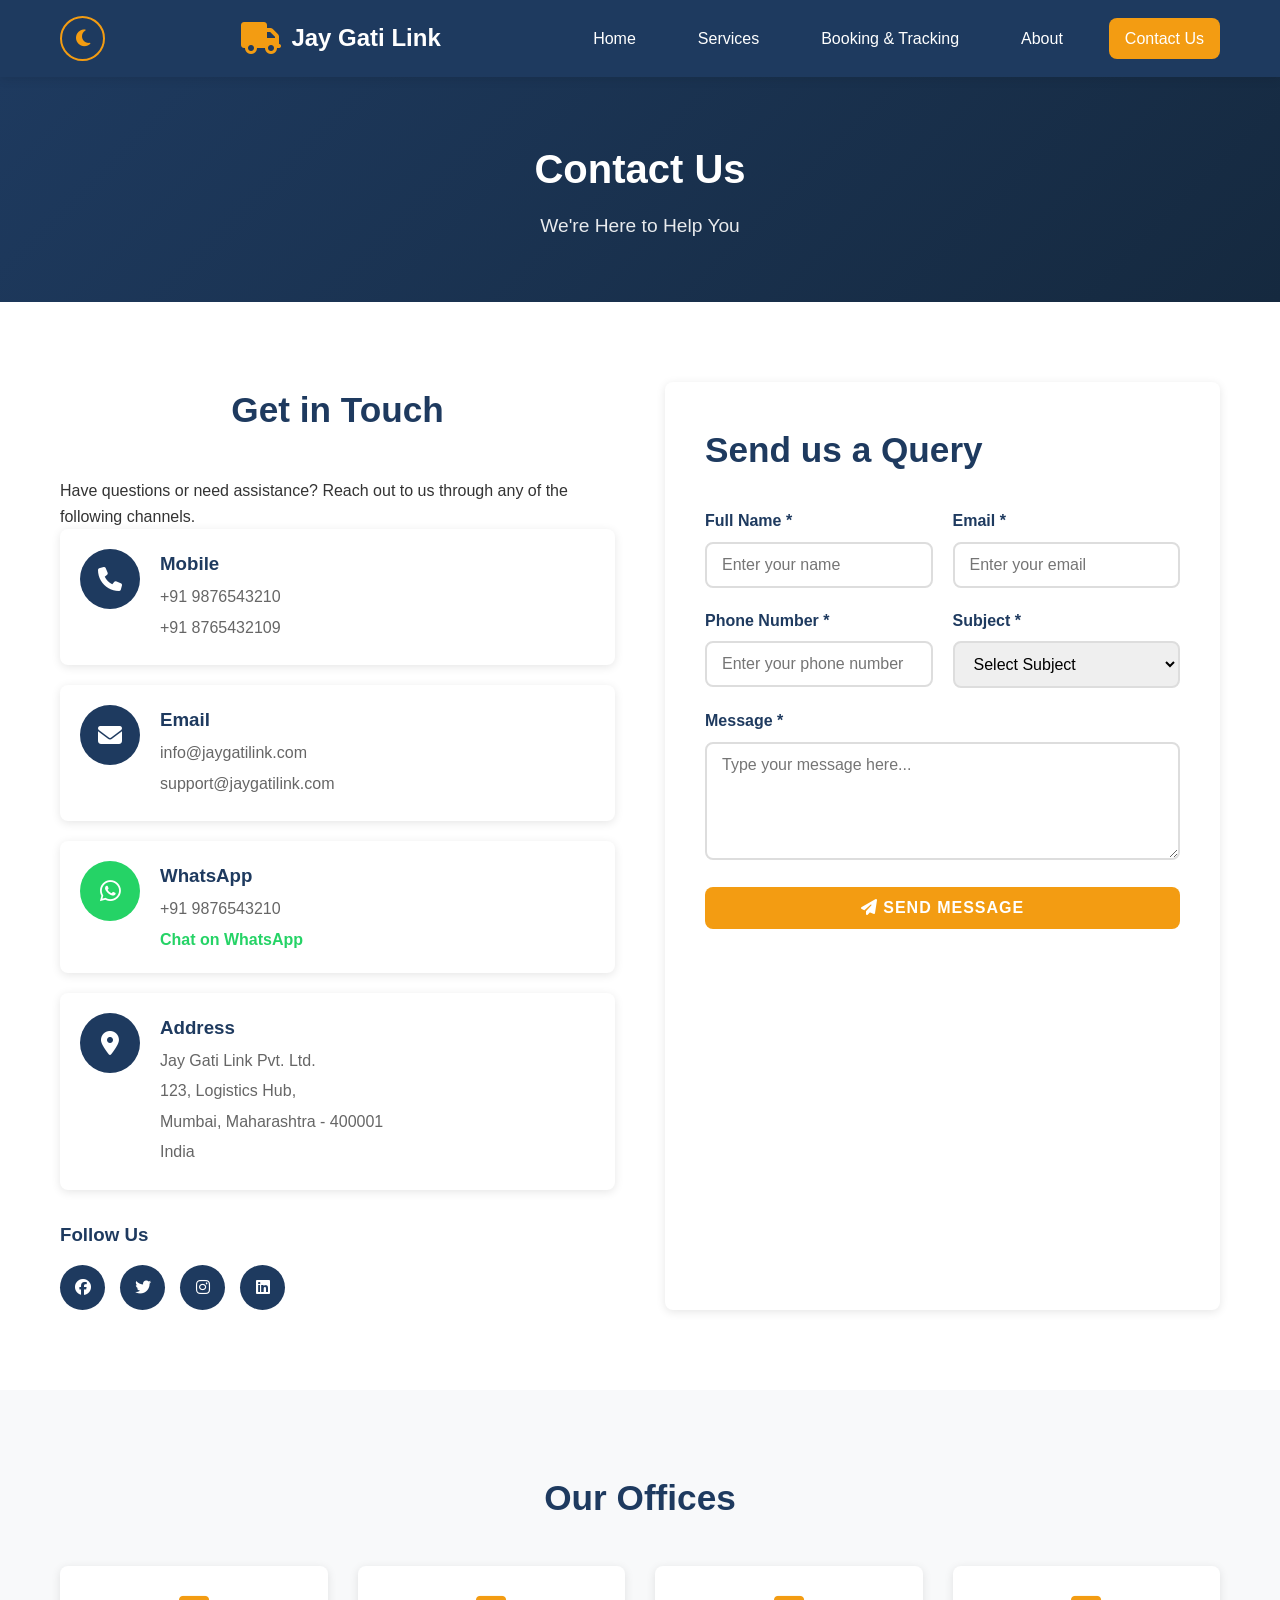
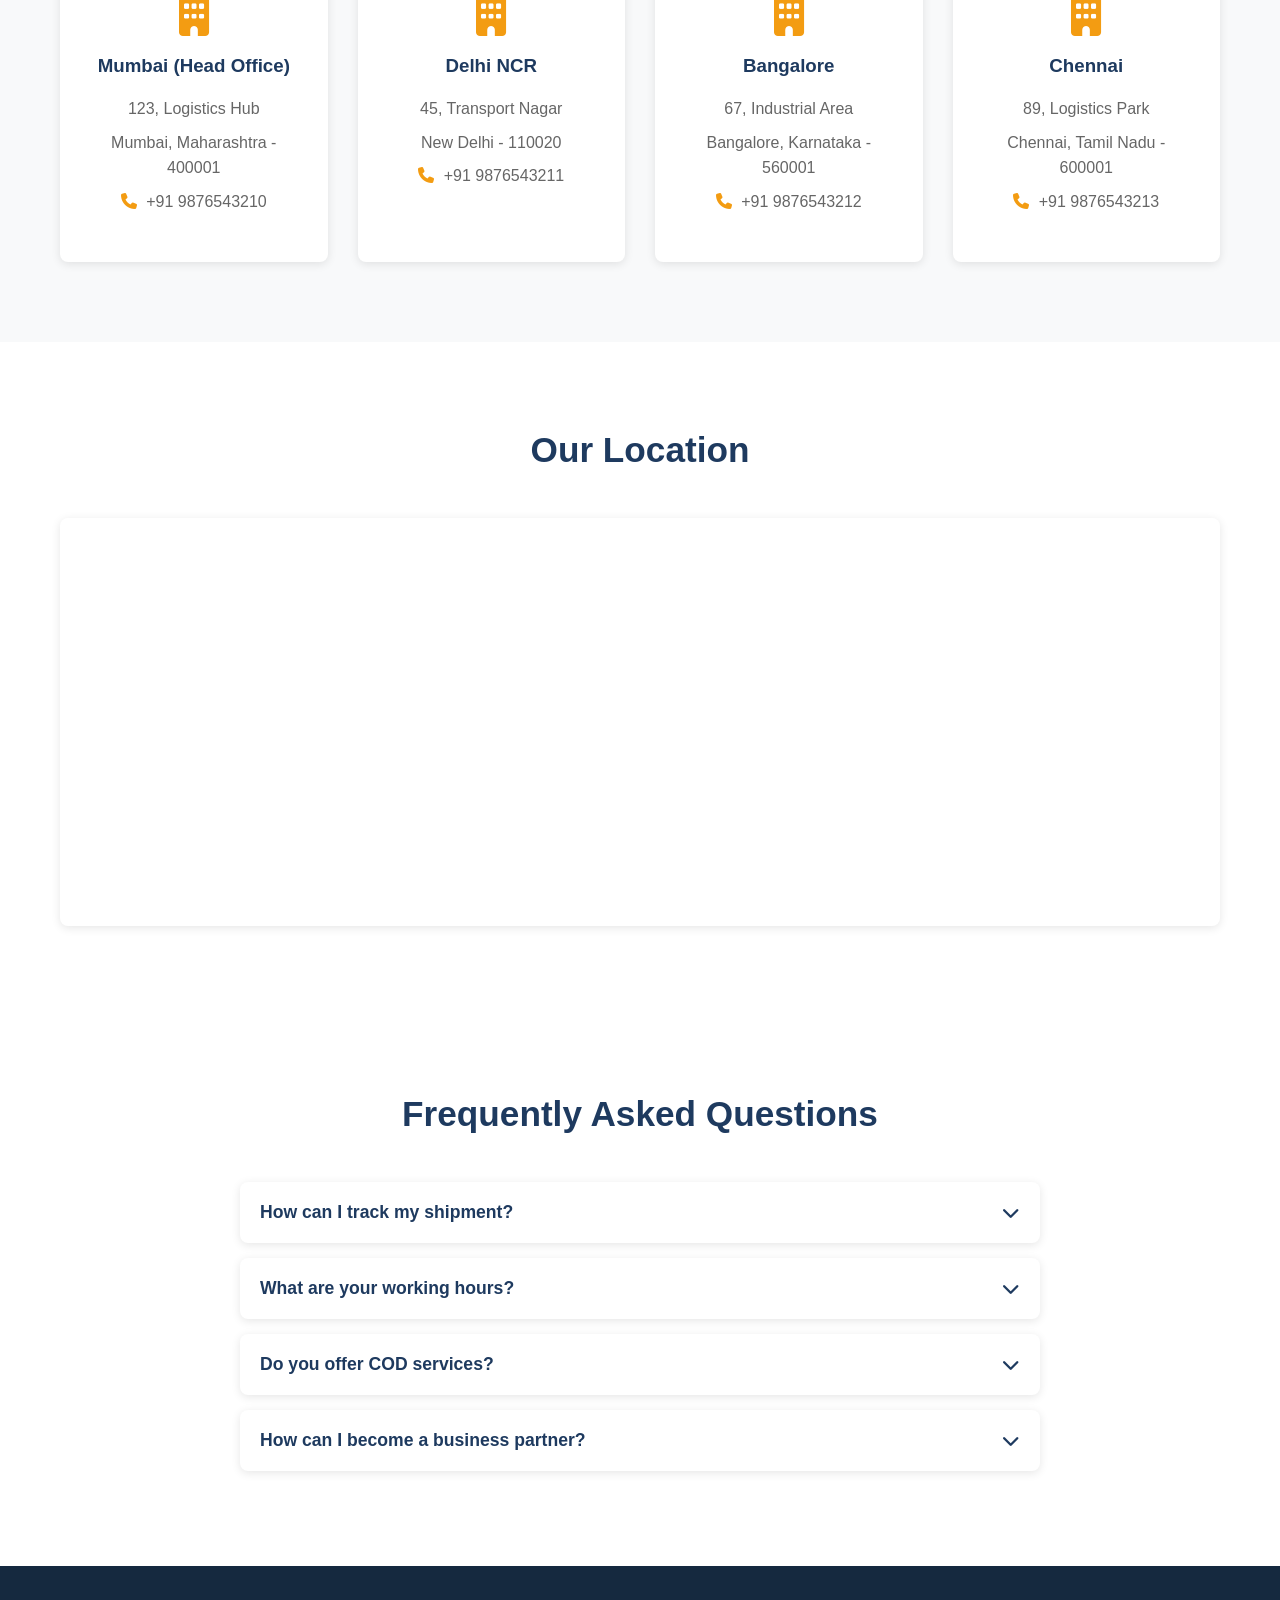
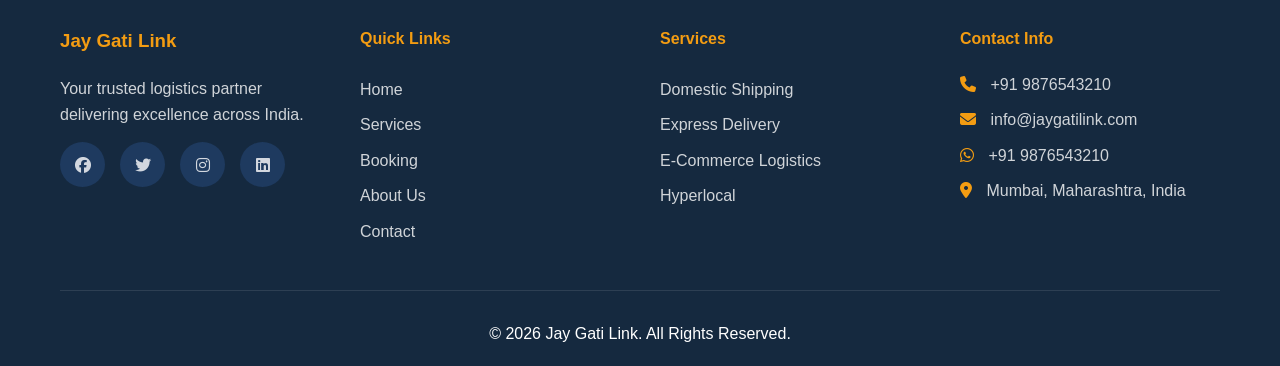
<file: contact.html>
<!DOCTYPE html>
<html lang="en">
<head>
    <meta charset="UTF-8">
    <meta name="viewport" content="width=device-width, initial-scale=1.0">
    <title>Contact Us - Jay Gati Link</title>
    <link rel="stylesheet" href="css/style.css">
    <link rel="stylesheet" href="https://cdnjs.cloudflare.com/ajax/libs/font-awesome/6.4.0/css/all.min.css">
</head>
<body>
    <!-- Header -->
    <header class="header">
        <div class="container">
            <div class="logo">
                <i class="fas fa-truck"></i>
                <span>Jay Gati Link</span>
            </div>
            <nav class="nav">
                <a href="index.html" class="nav-link">Home</a>
                <a href="services.html" class="nav-link">Services</a>
                <a href="booking.html" class="nav-link">Booking & Tracking</a>
                <a href="about.html" class="nav-link">About</a>
                <a href="contact.html" class="nav-link active">Contact Us</a>
            </nav>
            <button class="theme-toggle" id="themeToggle">
                <i class="fas fa-moon"></i>
            </button>
            <button class="mobile-menu-btn">
                <i class="fas fa-bars"></i>
            </button>
        </div>
    </header>

    <!-- Page Banner -->
    <section class="page-banner">
        <div class="container">
            <h1>Contact Us</h1>
            <p>We're Here to Help You</p>
        </div>
    </section>

    <!-- Contact Section -->
    <section class="contact-section">
        <div class="container">
            <div class="contact-grid">
                <!-- Contact Info -->
                <div class="contact-info">
                    <h2>Get in Touch</h2>
                    <p>Have questions or need assistance? Reach out to us through any of the following channels.</p>

                    <div class="info-cards">
                        <div class="info-card">
                            <div class="info-icon">
                                <i class="fas fa-phone"></i>
                            </div>
                            <div class="info-content">
                                <h3>Mobile</h3>
                                <p>+91 9876543210</p>
                                <p>+91 8765432109</p>
                            </div>
                        </div>

                        <div class="info-card">
                            <div class="info-icon">
                                <i class="fas fa-envelope"></i>
                            </div>
                            <div class="info-content">
                                <h3>Email</h3>
                                <p>info@jaygatilink.com</p>
                                <p>support@jaygatilink.com</p>
                            </div>
                        </div>

                        <div class="info-card">
                            <div class="info-icon whatsapp">
                                <i class="fab fa-whatsapp"></i>
                            </div>
                            <div class="info-content">
                                <h3>WhatsApp</h3>
                                <p>+91 9876543210</p>
                                <a href="https://wa.me/919876543210" target="_blank" class="whatsapp-link">Chat on WhatsApp</a>
                            </div>
                        </div>

                        <div class="info-card">
                            <div class="info-icon">
                                <i class="fas fa-map-marker-alt"></i>
                            </div>
                            <div class="info-content">
                                <h3>Address</h3>
                                <p>Jay Gati Link Pvt. Ltd.</p>
                                <p>123, Logistics Hub,</p>
                                <p>Mumbai, Maharashtra - 400001</p>
                                <p>India</p>
                            </div>
                        </div>
                    </div>

                    <div class="social-contact">
                        <h3>Follow Us</h3>
                        <div class="social-links">
                            <a href="#"><i class="fab fa-facebook"></i></a>
                            <a href="#"><i class="fab fa-twitter"></i></a>
                            <a href="#"><i class="fab fa-instagram"></i></a>
                            <a href="#"><i class="fab fa-linkedin"></i></a>
                        </div>
                    </div>
                </div>

                <!-- Contact Form -->
                <div class="contact-form-container">
                    <h2>Send us a Query</h2>
                    <form id="contact-form" class="contact-form">
                        <div class="form-row">
                            <div class="form-group">
                                <label for="name">Full Name *</label>
                                <input type="text" id="name" name="name" required placeholder="Enter your name">
                            </div>
                            <div class="form-group">
                                <label for="email">Email *</label>
                                <input type="email" id="email" name="email" required placeholder="Enter your email">
                            </div>
                        </div>
                        <div class="form-row">
                            <div class="form-group">
                                <label for="phone">Phone Number *</label>
                                <input type="tel" id="phone" name="phone" required placeholder="Enter your phone number">
                            </div>
                            <div class="form-group">
                                <label for="subject">Subject *</label>
                                <select id="subject" name="subject" required>
                                    <option value="">Select Subject</option>
                                    <option value="general">General Inquiry</option>
                                    <option value="booking">Booking Related</option>
                                    <option value="tracking">Tracking Issue</option>
                                    <option value="complaint">Complaint</option>
                                    <option value="feedback">Feedback</option>
                                    <option value="business">Business Partnership</option>
                                    <option value="other">Other</option>
                                </select>
                            </div>
                        </div>
                        <div class="form-group">
                            <label for="message">Message *</label>
                            <textarea id="message" name="message" rows="5" required placeholder="Type your message here..."></textarea>
                        </div>
                        <button type="submit" class="btn btn-primary btn-block">
                            <i class="fas fa-paper-plane"></i> Send Message
                        </button>
                    </form>
                </div>
            </div>
        </div>
    </section>

    <!-- Office Locations -->
    <section class="offices alt-bg">
        <div class="container">
            <h2>Our Offices</h2>
            <div class="offices-grid">
                <div class="office-card">
                    <i class="fas fa-building"></i>
                    <h3>Mumbai (Head Office)</h3>
                    <p>123, Logistics Hub</p>
                    <p>Mumbai, Maharashtra - 400001</p>
                    <p><i class="fas fa-phone"></i> +91 9876543210</p>
                </div>
                <div class="office-card">
                    <i class="fas fa-building"></i>
                    <h3>Delhi NCR</h3>
                    <p>45, Transport Nagar</p>
                    <p>New Delhi - 110020</p>
                    <p><i class="fas fa-phone"></i> +91 9876543211</p>
                </div>
                <div class="office-card">
                    <i class="fas fa-building"></i>
                    <h3>Bangalore</h3>
                    <p>67, Industrial Area</p>
                    <p>Bangalore, Karnataka - 560001</p>
                    <p><i class="fas fa-phone"></i> +91 9876543212</p>
                </div>
                <div class="office-card">
                    <i class="fas fa-building"></i>
                    <h3>Chennai</h3>
                    <p>89, Logistics Park</p>
                    <p>Chennai, Tamil Nadu - 600001</p>
                    <p><i class="fas fa-phone"></i> +91 9876543213</p>
                </div>
            </div>
        </div>
    </section>

    <!-- Map Section -->
    <section class="map-section">
        <div class="container">
            <h2>Our Location</h2>
            <div class="map-container">
                <iframe 
                    src="https://www.google.com/maps/embed?pb=!1m18!1m12!1m3!1d241317.11609823277!2d72.74109995709657!3d19.08219783958221!2m3!1f0!2f0!3f0!3m2!1i1024!2i768!4f13.1!3m3!1m2!1s0x3be7c6306644edc1%3A0x5da4ed8f8d648c69!2sMumbai%2C%20Maharashtra!5e0!3m2!1sen!2sin!4v1234567890" 
                    width="100%" 
                    height="400" 
                    style="border:0;" 
                    allowfullscreen="" 
                    loading="lazy">
                </iframe>
            </div>
        </div>
    </section>

    <!-- FAQ Section -->
    <section class="faq">
        <div class="container">
            <h2>Frequently Asked Questions</h2>
            <div class="faq-list">
                <div class="faq-item">
                    <button class="faq-question">
                        How can I track my shipment?
                        <i class="fas fa-chevron-down"></i>
                    </button>
                    <div class="faq-answer">
                        <p>You can track your shipment by entering your Order ID on our tracking page. You will receive real-time updates on your shipment status.</p>
                    </div>
                </div>
                <div class="faq-item">
                    <button class="faq-question">
                        What are your working hours?
                        <i class="fas fa-chevron-down"></i>
                    </button>
                    <div class="faq-answer">
                        <p>Our customer support is available Monday to Saturday, 9:00 AM to 7:00 PM IST. For urgent queries, you can reach us via WhatsApp anytime.</p>
                    </div>
                </div>
                <div class="faq-item">
                    <button class="faq-question">
                        Do you offer COD services?
                        <i class="fas fa-chevron-down"></i>
                    </button>
                    <div class="faq-answer">
                        <p>Yes, we offer Cash on Delivery (COD) services for e-commerce businesses. The COD amount is transferred to your account within 3-5 business days.</p>
                    </div>
                </div>
                <div class="faq-item">
                    <button class="faq-question">
                        How can I become a business partner?
                        <i class="fas fa-chevron-down"></i>
                    </button>
                    <div class="faq-answer">
                        <p>Send us an inquiry through the contact form or email us at business@jaygatilink.com with your business details. Our team will get back to you within 24 hours.</p>
                    </div>
                </div>
            </div>
        </div>
    </section>

    <!-- Footer -->
    <footer class="footer">
        <div class="container">
            <div class="footer-grid">
                <div class="footer-col">
                    <h3>Jay Gati Link</h3>
                    <p>Your trusted logistics partner delivering excellence across India.</p>
                    <div class="social-links">
                        <a href="#"><i class="fab fa-facebook"></i></a>
                        <a href="#"><i class="fab fa-twitter"></i></a>
                        <a href="#"><i class="fab fa-instagram"></i></a>
                        <a href="#"><i class="fab fa-linkedin"></i></a>
                    </div>
                </div>
                <div class="footer-col">
                    <h4>Quick Links</h4>
                    <a href="index.html">Home</a>
                    <a href="services.html">Services</a>
                    <a href="booking.html">Booking</a>
                    <a href="about.html">About Us</a>
                    <a href="contact.html">Contact</a>
                </div>
                <div class="footer-col">
                    <h4>Services</h4>
                    <a href="services.html">Domestic Shipping</a>
                    <a href="services.html">Express Delivery</a>
                    <a href="services.html">E-Commerce Logistics</a>
                    <a href="services.html">Hyperlocal</a>
                </div>
                <div class="footer-col">
                    <h4>Contact Info</h4>
                    <p><i class="fas fa-phone"></i> +91 9876543210</p>
                    <p><i class="fas fa-envelope"></i> info@jaygatilink.com</p>
                    <p><i class="fab fa-whatsapp"></i> +91 9876543210</p>
                    <p><i class="fas fa-map-marker-alt"></i> Mumbai, Maharashtra, India</p>
                </div>
            </div>
            <div class="footer-bottom">
                <p>&copy; 2026 Jay Gati Link. All Rights Reserved.</p>
            </div>
        </div>
    </footer>

    <script src="js/script.js"></script>
</body>
</html>
</file>
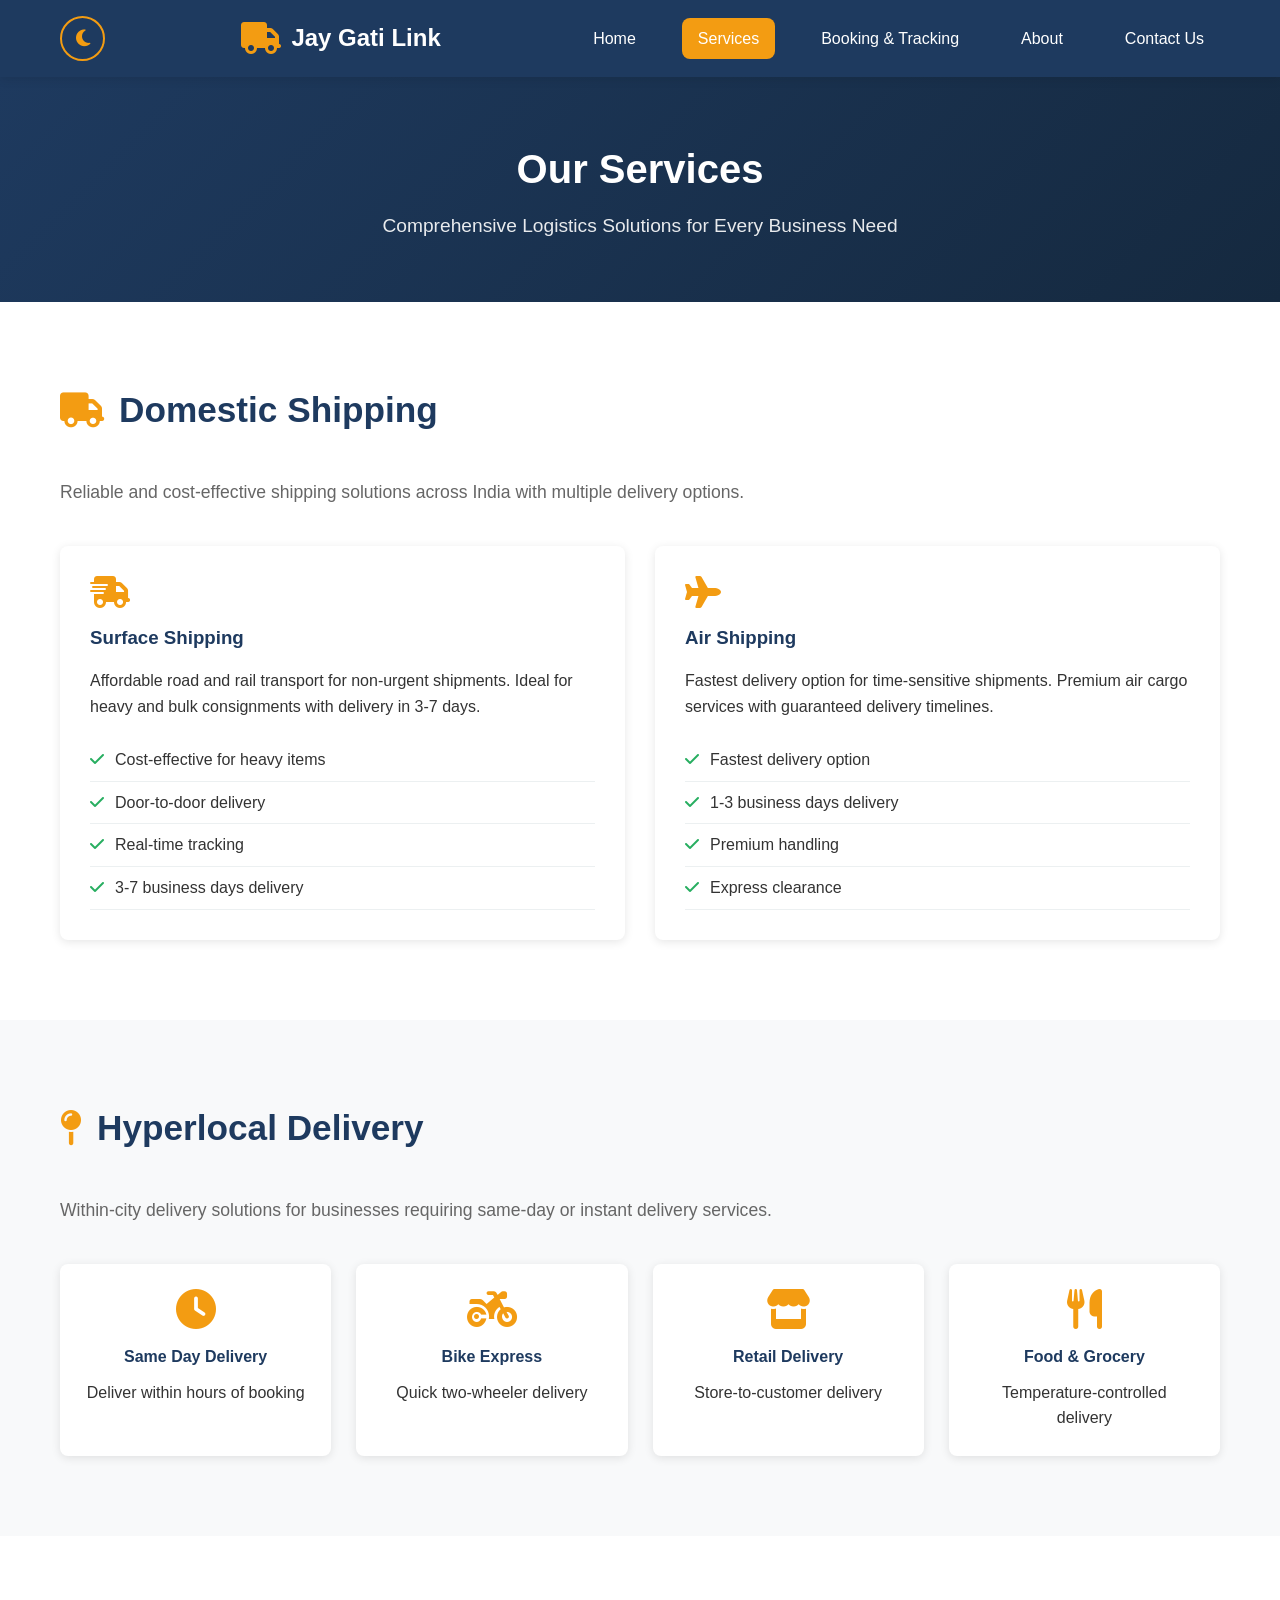
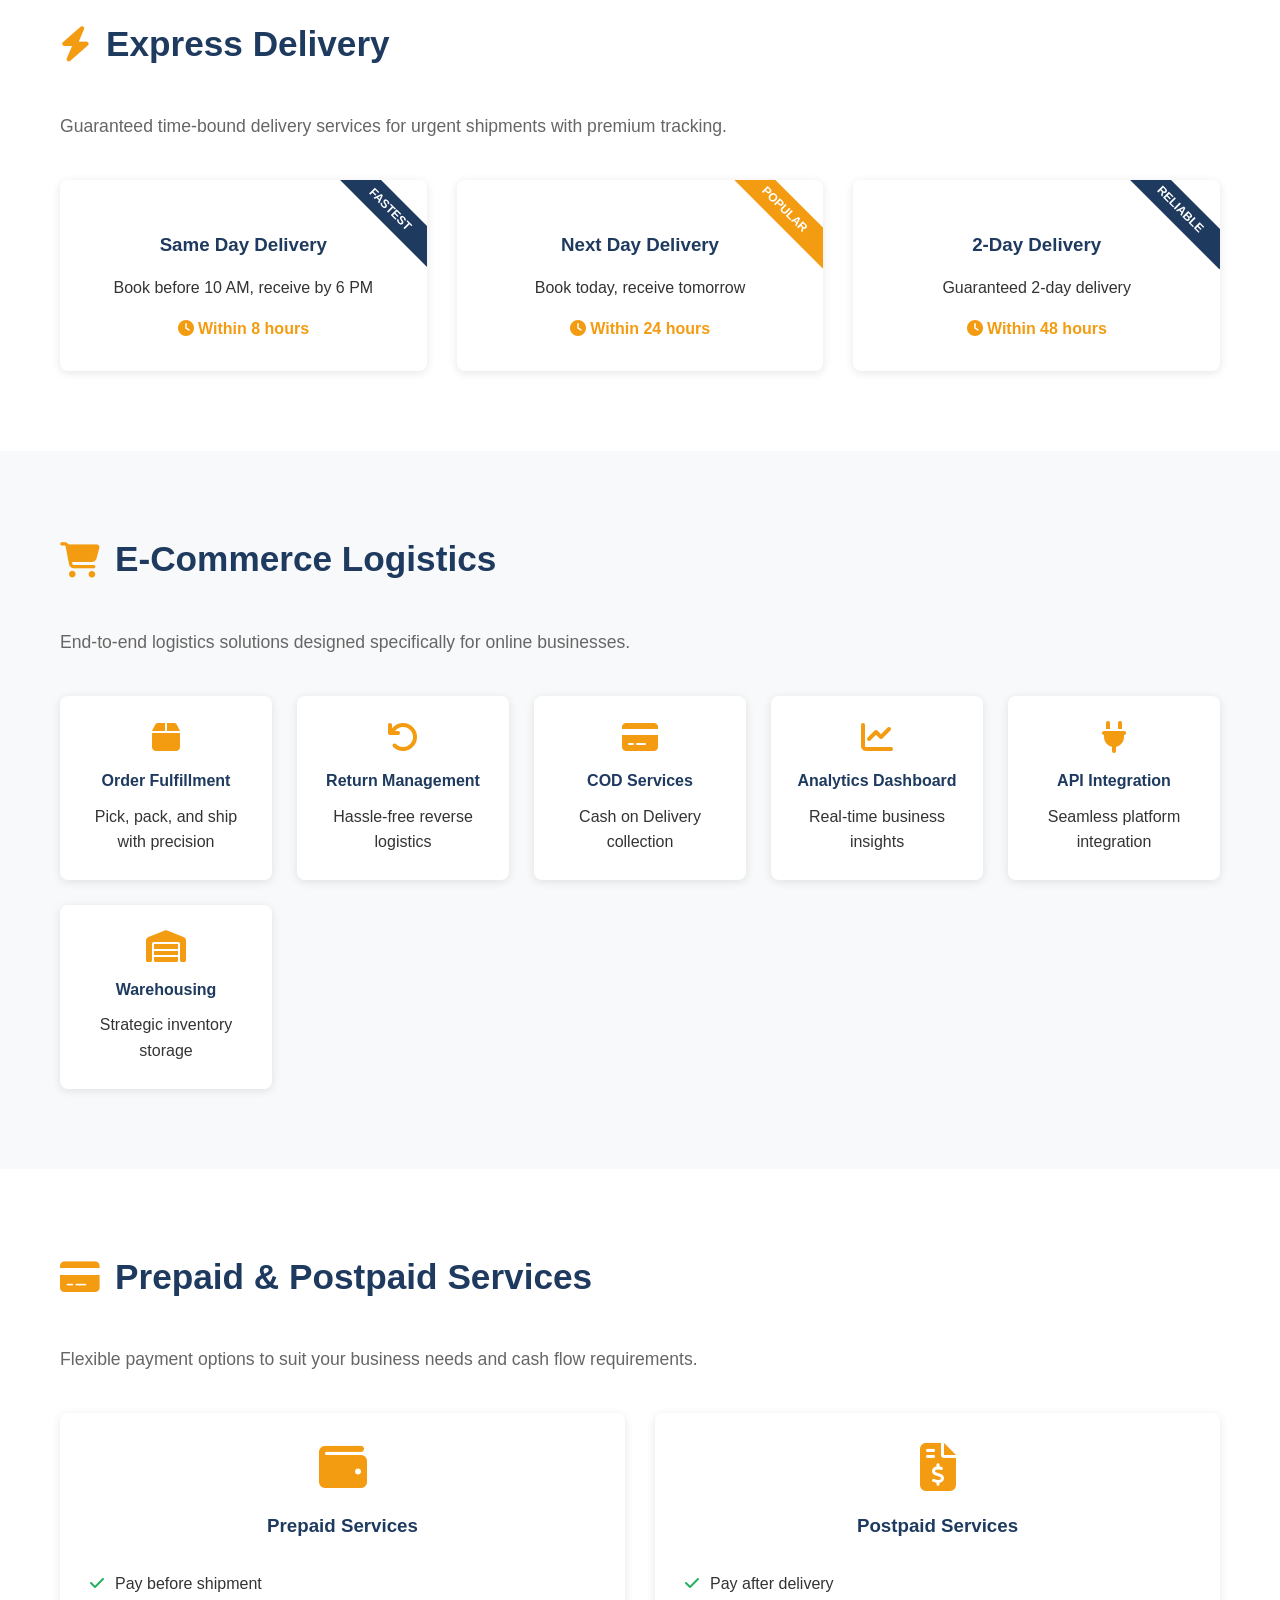
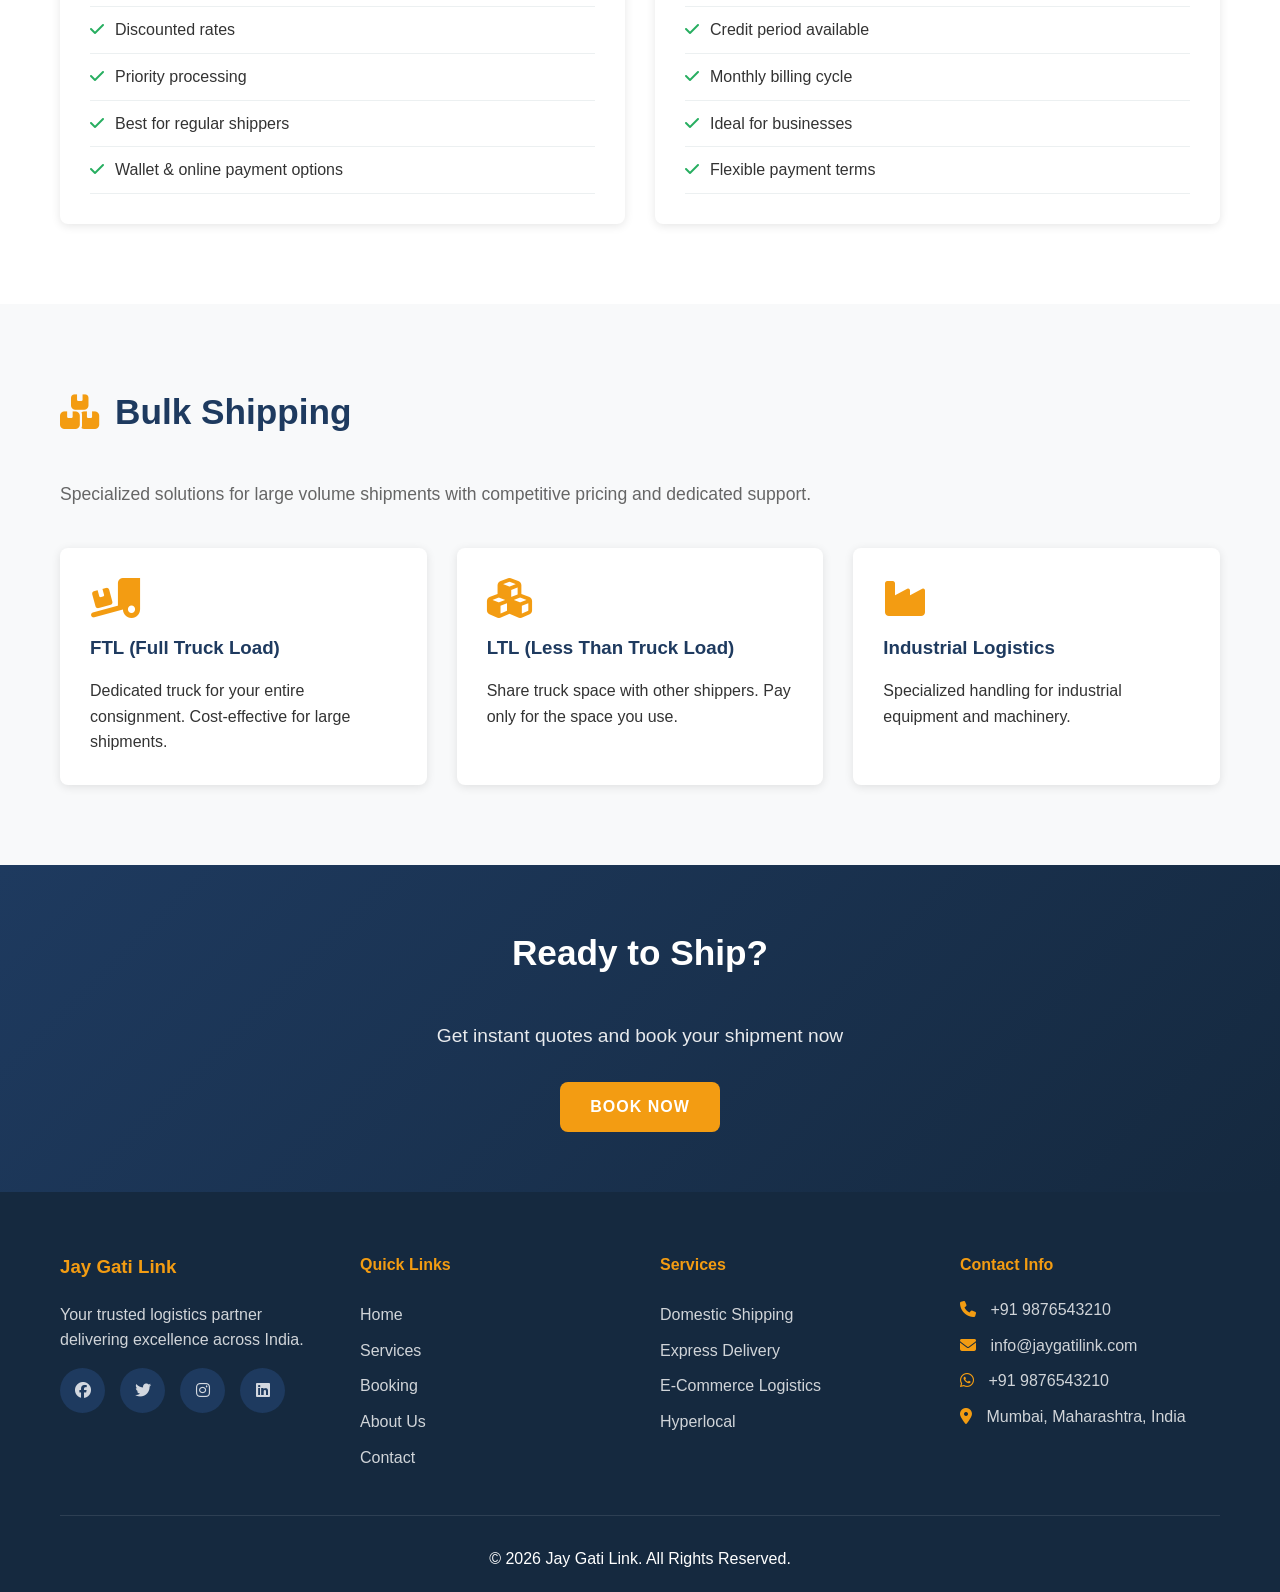
<file: services.html>
<!DOCTYPE html>
<html lang="en">
<head>
    <meta charset="UTF-8">
    <meta name="viewport" content="width=device-width, initial-scale=1.0">
    <title>Services - Jay Gati Link</title>
    <link rel="stylesheet" href="css/style.css">
    <link rel="stylesheet" href="https://cdnjs.cloudflare.com/ajax/libs/font-awesome/6.4.0/css/all.min.css">
</head>
<body>
    <!-- Header -->
    <header class="header">
        <div class="container">
            <div class="logo">
                <i class="fas fa-truck"></i>
                <span>Jay Gati Link</span>
            </div>
            <nav class="nav">
                <a href="index.html" class="nav-link">Home</a>
                <a href="services.html" class="nav-link active">Services</a>
                <a href="booking.html" class="nav-link">Booking & Tracking</a>
                <a href="about.html" class="nav-link">About</a>
                <a href="contact.html" class="nav-link">Contact Us</a>
            </nav>
            <button class="theme-toggle" id="themeToggle">
                <i class="fas fa-moon"></i>
            </button>
            <button class="mobile-menu-btn">
                <i class="fas fa-bars"></i>
            </button>
        </div>
    </header>

    <!-- Page Banner -->
    <section class="page-banner">
        <div class="container">
            <h1>Our Services</h1>
            <p>Comprehensive Logistics Solutions for Every Business Need</p>
        </div>
    </section>

    <!-- Domestic Shipping -->
    <section class="service-detail">
        <div class="container">
            <h2><i class="fas fa-truck"></i> Domestic Shipping</h2>
            <p>Reliable and cost-effective shipping solutions across India with multiple delivery options.</p>
            <div class="service-options">
                <div class="option-card">
                    <i class="fas fa-shipping-fast"></i>
                    <h3>Surface Shipping</h3>
                    <p>Affordable road and rail transport for non-urgent shipments. Ideal for heavy and bulk consignments with delivery in 3-7 days.</p>
                    <ul>
                        <li>Cost-effective for heavy items</li>
                        <li>Door-to-door delivery</li>
                        <li>Real-time tracking</li>
                        <li>3-7 business days delivery</li>
                    </ul>
                </div>
                <div class="option-card">
                    <i class="fas fa-plane"></i>
                    <h3>Air Shipping</h3>
                    <p>Fastest delivery option for time-sensitive shipments. Premium air cargo services with guaranteed delivery timelines.</p>
                    <ul>
                        <li>Fastest delivery option</li>
                        <li>1-3 business days delivery</li>
                        <li>Premium handling</li>
                        <li>Express clearance</li>
                    </ul>
                </div>
            </div>
        </div>
    </section>

    <!-- Hyperlocal -->
    <section class="service-detail alt-bg">
        <div class="container">
            <h2><i class="fas fa-map-pin"></i> Hyperlocal Delivery</h2>
            <p>Within-city delivery solutions for businesses requiring same-day or instant delivery services.</p>
            <div class="features-grid">
                <div class="feature-item">
                    <i class="fas fa-clock"></i>
                    <h4>Same Day Delivery</h4>
                    <p>Deliver within hours of booking</p>
                </div>
                <div class="feature-item">
                    <i class="fas fa-motorcycle"></i>
                    <h4>Bike Express</h4>
                    <p>Quick two-wheeler delivery</p>
                </div>
                <div class="feature-item">
                    <i class="fas fa-store"></i>
                    <h4>Retail Delivery</h4>
                    <p>Store-to-customer delivery</p>
                </div>
                <div class="feature-item">
                    <i class="fas fa-utensils"></i>
                    <h4>Food & Grocery</h4>
                    <p>Temperature-controlled delivery</p>
                </div>
            </div>
        </div>
    </section>

    <!-- Express Delivery -->
    <section class="service-detail">
        <div class="container">
            <h2><i class="fas fa-bolt"></i> Express Delivery</h2>
            <p>Guaranteed time-bound delivery services for urgent shipments with premium tracking.</p>
            <div class="express-options">
                <div class="express-card">
                    <div class="express-badge">FASTEST</div>
                    <h3>Same Day Delivery</h3>
                    <p>Book before 10 AM, receive by 6 PM</p>
                    <span class="express-time"><i class="fas fa-clock"></i> Within 8 hours</span>
                </div>
                <div class="express-card">
                    <div class="express-badge popular">POPULAR</div>
                    <h3>Next Day Delivery</h3>
                    <p>Book today, receive tomorrow</p>
                    <span class="express-time"><i class="fas fa-clock"></i> Within 24 hours</span>
                </div>
                <div class="express-card">
                    <div class="express-badge">RELIABLE</div>
                    <h3>2-Day Delivery</h3>
                    <p>Guaranteed 2-day delivery</p>
                    <span class="express-time"><i class="fas fa-clock"></i> Within 48 hours</span>
                </div>
            </div>
        </div>
    </section>

    <!-- E-Commerce Logistics -->
    <section class="service-detail alt-bg">
        <div class="container">
            <h2><i class="fas fa-shopping-cart"></i> E-Commerce Logistics</h2>
            <p>End-to-end logistics solutions designed specifically for online businesses.</p>
            <div class="ecom-features">
                <div class="ecom-feature">
                    <i class="fas fa-box"></i>
                    <h4>Order Fulfillment</h4>
                    <p>Pick, pack, and ship with precision</p>
                </div>
                <div class="ecom-feature">
                    <i class="fas fa-undo"></i>
                    <h4>Return Management</h4>
                    <p>Hassle-free reverse logistics</p>
                </div>
                <div class="ecom-feature">
                    <i class="fas fa-credit-card"></i>
                    <h4>COD Services</h4>
                    <p>Cash on Delivery collection</p>
                </div>
                <div class="ecom-feature">
                    <i class="fas fa-chart-line"></i>
                    <h4>Analytics Dashboard</h4>
                    <p>Real-time business insights</p>
                </div>
                <div class="ecom-feature">
                    <i class="fas fa-plug"></i>
                    <h4>API Integration</h4>
                    <p>Seamless platform integration</p>
                </div>
                <div class="ecom-feature">
                    <i class="fas fa-warehouse"></i>
                    <h4>Warehousing</h4>
                    <p>Strategic inventory storage</p>
                </div>
            </div>
        </div>
    </section>

    <!-- Prepaid & Postpaid -->
    <section class="service-detail">
        <div class="container">
            <h2><i class="fas fa-credit-card"></i> Prepaid & Postpaid Services</h2>
            <p>Flexible payment options to suit your business needs and cash flow requirements.</p>
            <div class="payment-options">
                <div class="payment-card">
                    <i class="fas fa-wallet"></i>
                    <h3>Prepaid Services</h3>
                    <ul>
                        <li>Pay before shipment</li>
                        <li>Discounted rates</li>
                        <li>Priority processing</li>
                        <li>Best for regular shippers</li>
                        <li>Wallet & online payment options</li>
                    </ul>
                </div>
                <div class="payment-card">
                    <i class="fas fa-file-invoice-dollar"></i>
                    <h3>Postpaid Services</h3>
                    <ul>
                        <li>Pay after delivery</li>
                        <li>Credit period available</li>
                        <li>Monthly billing cycle</li>
                        <li>Ideal for businesses</li>
                        <li>Flexible payment terms</li>
                    </ul>
                </div>
            </div>
        </div>
    </section>

    <!-- Bulk Shipping -->
    <section class="service-detail alt-bg">
        <div class="container">
            <h2><i class="fas fa-boxes"></i> Bulk Shipping</h2>
            <p>Specialized solutions for large volume shipments with competitive pricing and dedicated support.</p>
            <div class="bulk-features">
                <div class="bulk-card">
                    <i class="fas fa-truck-loading"></i>
                    <h3>FTL (Full Truck Load)</h3>
                    <p>Dedicated truck for your entire consignment. Cost-effective for large shipments.</p>
                </div>
                <div class="bulk-card">
                    <i class="fas fa-cubes"></i>
                    <h3>LTL (Less Than Truck Load)</h3>
                    <p>Share truck space with other shippers. Pay only for the space you use.</p>
                </div>
                <div class="bulk-card">
                    <i class="fas fa-industry"></i>
                    <h3>Industrial Logistics</h3>
                    <p>Specialized handling for industrial equipment and machinery.</p>
                </div>
            </div>
        </div>
    </section>

    <!-- CTA Section -->
    <section class="cta">
        <div class="container">
            <h2>Ready to Ship?</h2>
            <p>Get instant quotes and book your shipment now</p>
            <a href="booking.html" class="btn btn-primary">Book Now</a>
        </div>
    </section>

    <!-- Footer -->
    <footer class="footer">
        <div class="container">
            <div class="footer-grid">
                <div class="footer-col">
                    <h3>Jay Gati Link</h3>
                    <p>Your trusted logistics partner delivering excellence across India.</p>
                    <div class="social-links">
                        <a href="#"><i class="fab fa-facebook"></i></a>
                        <a href="#"><i class="fab fa-twitter"></i></a>
                        <a href="#"><i class="fab fa-instagram"></i></a>
                        <a href="#"><i class="fab fa-linkedin"></i></a>
                    </div>
                </div>
                <div class="footer-col">
                    <h4>Quick Links</h4>
                    <a href="index.html">Home</a>
                    <a href="services.html">Services</a>
                    <a href="booking.html">Booking</a>
                    <a href="about.html">About Us</a>
                    <a href="contact.html">Contact</a>
                </div>
                <div class="footer-col">
                    <h4>Services</h4>
                    <a href="services.html">Domestic Shipping</a>
                    <a href="services.html">Express Delivery</a>
                    <a href="services.html">E-Commerce Logistics</a>
                    <a href="services.html">Hyperlocal</a>
                </div>
                <div class="footer-col">
                    <h4>Contact Info</h4>
                    <p><i class="fas fa-phone"></i> +91 9876543210</p>
                    <p><i class="fas fa-envelope"></i> info@jaygatilink.com</p>
                    <p><i class="fab fa-whatsapp"></i> +91 9876543210</p>
                    <p><i class="fas fa-map-marker-alt"></i> Mumbai, Maharashtra, India</p>
                </div>
            </div>
            <div class="footer-bottom">
                <p>&copy; 2026 Jay Gati Link. All Rights Reserved.</p>
            </div>
        </div>
    </footer>

    <script src="js/script.js"></script>
</body>
</html>
</file>
<file: css/style.css>
/* ===================================
   Jay Gati Link - Main Stylesheet
   =================================== */

/* CSS Variables */
:root {
    --primary-color: #1e3a5f;
    --primary-dark: #15293f;
    --secondary-color: #f39c12;
    --accent-color: #e74c3c;
    --success-color: #27ae60;
    --text-color: #333;
    --text-light: #666;
    --bg-color: #fff;
    --bg-light: #f8f9fa;
    --bg-dark: #ecf0f1;
    --border-color: #ddd;
    --shadow: 0 2px 10px rgba(0,0,0,0.1);
    --shadow-lg: 0 5px 20px rgba(0,0,0,0.15);
    --transition: all 0.3s ease;
    --border-radius: 8px;
}

/* Reset & Base */
* {
    margin: 0;
    padding: 0;
    box-sizing: border-box;
}

html {
    scroll-behavior: smooth;
}

body {
    font-family: 'Segoe UI', Tahoma, Geneva, Verdana, sans-serif;
    line-height: 1.6;
    color: var(--text-color);
    background-color: var(--bg-color);
}

a {
    text-decoration: none;
    color: inherit;
    transition: var(--transition);
}

ul {
    list-style: none;
}

img {
    max-width: 100%;
    height: auto;
}

/* Container */
.container {
    max-width: 1200px;
    margin: 0 auto;
    padding: 0 20px;
}

/* ===================================
   Header
   =================================== */
.header {
    background: var(--primary-color);
    color: white;
    padding: 1rem 0;
    position: sticky;
    top: 0;
    z-index: 1000;
    box-shadow: var(--shadow);
}

.header .container {
    display: flex;
    justify-content: space-between;
    align-items: center;
}

.logo {
    display: flex;
    align-items: center;
    gap: 10px;
    font-size: 1.5rem;
    font-weight: bold;
}

.logo i {
    color: var(--secondary-color);
    font-size: 2rem;
}

.nav {
    display: flex;
    gap: 30px;
}

.nav-link {
    color: white;
    font-weight: 500;
    padding: 8px 16px;
    border-radius: var(--border-radius);
    transition: var(--transition);
}

.nav-link:hover,
.nav-link.active {
    background: var(--secondary-color);
    color: white;
}

.mobile-menu-btn {
    display: none;
    background: none;
    border: none;
    color: white;
    font-size: 1.5rem;
    cursor: pointer;
}

/* ===================================
   Hero Section
   =================================== */
.hero {
    background: linear-gradient(135deg, var(--primary-color) 0%, var(--primary-dark) 100%);
    color: white;
    text-align: center;
    padding: 100px 20px;
    position: relative;
    overflow: hidden;
}

.hero::before {
    content: '';
    position: absolute;
    top: 0;
    left: 0;
    right: 0;
    bottom: 0;
    background: url('data:image/svg+xml,<svg xmlns="http://www.w3.org/2000/svg" viewBox="0 0 100 100"><circle cx="50" cy="50" r="40" fill="none" stroke="rgba(255,255,255,0.1)" stroke-width="2"/></svg>');
    background-size: 100px;
    opacity: 0.3;
}

.hero h1 {
    font-size: 3rem;
    margin-bottom: 1rem;
    position: relative;
    z-index: 1;
}

.hero p {
    font-size: 1.3rem;
    margin-bottom: 2rem;
    opacity: 0.9;
    position: relative;
    z-index: 1;
}

.hero-buttons {
    display: flex;
    gap: 20px;
    justify-content: center;
    position: relative;
    z-index: 1;
}

/* ===================================
   Buttons
   =================================== */
.btn {
    display: inline-block;
    padding: 12px 30px;
    border-radius: var(--border-radius);
    font-weight: 600;
    text-transform: uppercase;
    letter-spacing: 1px;
    transition: var(--transition);
    cursor: pointer;
    border: none;
    font-size: 1rem;
}

.btn-primary {
    background: var(--secondary-color);
    color: white;
}

.btn-primary:hover {
    background: #d68910;
    transform: translateY(-2px);
    box-shadow: var(--shadow);
}

.btn-secondary {
    background: transparent;
    color: white;
    border: 2px solid white;
}

.btn-secondary:hover {
    background: white;
    color: var(--primary-color);
}

.btn-block {
    display: block;
    width: 100%;
    text-align: center;
}

/* ===================================
   Sections
   =================================== */
section {
    padding: 80px 20px;
}

section h2 {
    text-align: center;
    font-size: 2.2rem;
    color: var(--primary-color);
    margin-bottom: 40px;
}

.alt-bg {
    background: var(--bg-light);
}

/* ===================================
   Page Banner
   =================================== */
.page-banner {
    background: linear-gradient(135deg, var(--primary-color) 0%, var(--primary-dark) 100%);
    color: white;
    text-align: center;
    padding: 60px 20px;
}

.page-banner h1 {
    font-size: 2.5rem;
    margin-bottom: 10px;
}

.page-banner p {
    font-size: 1.2rem;
    opacity: 0.9;
}

/* ===================================
   Motto & Vision
   =================================== */
.motto, .vision {
    text-align: center;
    padding: 60px 20px;
}

.motto-text {
    font-size: 1.8rem;
    font-style: italic;
    color: var(--secondary-color);
    font-weight: 500;
}

.vision p {
    font-size: 1.2rem;
    max-width: 800px;
    margin: 0 auto;
    color: var(--text-light);
}

/* ===================================
   Coverage Section
   =================================== */
.coverage-grid {
    display: grid;
    grid-template-columns: repeat(auto-fit, minmax(220px, 1fr));
    gap: 30px;
    margin-top: 20px;
}

.coverage-card {
    background: white;
    padding: 30px;
    border-radius: var(--border-radius);
    text-align: center;
    box-shadow: var(--shadow);
    transition: var(--transition);
}

.coverage-card:hover {
    transform: translateY(-5px);
    box-shadow: var(--shadow-lg);
}

.coverage-card i {
    font-size: 3rem;
    color: var(--secondary-color);
    margin-bottom: 15px;
}

.coverage-card h3 {
    font-size: 1.8rem;
    color: var(--primary-color);
    margin-bottom: 10px;
}

.coverage-card p {
    color: var(--text-light);
}

/* ===================================
   Pincode Checker
   =================================== */
.pincode-checker {
    display: flex;
    justify-content: center;
    gap: 10px;
    margin: 30px 0;
}

.pincode-checker input {
    padding: 12px 20px;
    border: 2px solid var(--border-color);
    border-radius: var(--border-radius);
    font-size: 1rem;
    width: 200px;
}

.pincode-checker input:focus {
    outline: none;
    border-color: var(--primary-color);
}

#pincode-result {
    text-align: center;
    font-size: 1.1rem;
    min-height: 30px;
}

/* ===================================
   Promises Section
   =================================== */
.promises-grid {
    display: grid;
    grid-template-columns: repeat(auto-fit, minmax(300px, 1fr));
    gap: 30px;
}

.promise-card {
    background: white;
    padding: 40px 30px;
    border-radius: var(--border-radius);
    text-align: center;
    box-shadow: var(--shadow);
    transition: var(--transition);
    border-top: 4px solid var(--secondary-color);
}

.promise-card:hover {
    transform: translateY(-5px);
    box-shadow: var(--shadow-lg);
}

.promise-card i {
    font-size: 3rem;
    color: var(--primary-color);
    margin-bottom: 20px;
}

.promise-card h3 {
    font-size: 1.3rem;
    color: var(--primary-color);
    margin-bottom: 15px;
}

.promise-card p {
    color: var(--text-light);
}

/* ===================================
   Services Grid
   =================================== */
.services-grid {
    display: grid;
    grid-template-columns: repeat(auto-fit, minmax(250px, 1fr));
    gap: 30px;
}

.service-card {
    background: white;
    padding: 30px;
    border-radius: var(--border-radius);
    text-align: center;
    box-shadow: var(--shadow);
    transition: var(--transition);
}

.service-card:hover {
    transform: translateY(-5px);
    box-shadow: var(--shadow-lg);
}

.service-card i {
    font-size: 2.5rem;
    color: var(--secondary-color);
    margin-bottom: 15px;
}

.service-card h3 {
    color: var(--primary-color);
    margin-bottom: 10px;
}

.service-card p {
    color: var(--text-light);
}

/* ===================================
   Service Detail Pages
   =================================== */
.service-detail {
    padding: 80px 20px;
}

.service-detail h2 {
    text-align: left;
    display: flex;
    align-items: center;
    gap: 15px;
}

.service-detail h2 i {
    color: var(--secondary-color);
}

.service-detail > .container > p {
    font-size: 1.1rem;
    color: var(--text-light);
    margin-bottom: 40px;
}

.service-options {
    display: grid;
    grid-template-columns: repeat(auto-fit, minmax(350px, 1fr));
    gap: 30px;
}

.option-card {
    background: white;
    padding: 30px;
    border-radius: var(--border-radius);
    box-shadow: var(--shadow);
}

.option-card i {
    font-size: 2rem;
    color: var(--secondary-color);
    margin-bottom: 15px;
}

.option-card h3 {
    color: var(--primary-color);
    margin-bottom: 15px;
}

.option-card ul {
    margin-top: 20px;
}

.option-card li {
    padding: 8px 0;
    border-bottom: 1px solid var(--bg-dark);
    position: relative;
    padding-left: 25px;
}

.option-card li::before {
    content: '\f00c';
    font-family: 'Font Awesome 6 Free';
    font-weight: 900;
    position: absolute;
    left: 0;
    color: var(--success-color);
}

/* ===================================
   Features Grid
   =================================== */
.features-grid {
    display: grid;
    grid-template-columns: repeat(auto-fit, minmax(220px, 1fr));
    gap: 25px;
}

.feature-item {
    background: white;
    padding: 25px;
    border-radius: var(--border-radius);
    text-align: center;
    box-shadow: var(--shadow);
    transition: var(--transition);
}

.feature-item:hover {
    transform: translateY(-3px);
}

.feature-item i {
    font-size: 2.5rem;
    color: var(--secondary-color);
    margin-bottom: 15px;
}

.feature-item h4 {
    color: var(--primary-color);
    margin-bottom: 10px;
}

/* ===================================
   Express Options
   =================================== */
.express-options {
    display: grid;
    grid-template-columns: repeat(auto-fit, minmax(280px, 1fr));
    gap: 30px;
}

.express-card {
    background: white;
    padding: 30px;
    border-radius: var(--border-radius);
    box-shadow: var(--shadow);
    text-align: center;
    position: relative;
    overflow: hidden;
}

.express-badge {
    position: absolute;
    top: 15px;
    right: -30px;
    background: var(--primary-color);
    color: white;
    padding: 5px 40px;
    font-size: 0.75rem;
    font-weight: bold;
    transform: rotate(45deg);
}

.express-badge.popular {
    background: var(--secondary-color);
}

.express-card h3 {
    color: var(--primary-color);
    margin-bottom: 15px;
    margin-top: 20px;
}

.express-time {
    display: inline-block;
    margin-top: 15px;
    color: var(--secondary-color);
    font-weight: bold;
}

/* ===================================
   E-Commerce Features
   =================================== */
.ecom-features {
    display: grid;
    grid-template-columns: repeat(auto-fit, minmax(200px, 1fr));
    gap: 25px;
}

.ecom-feature {
    background: white;
    padding: 25px;
    border-radius: var(--border-radius);
    text-align: center;
    box-shadow: var(--shadow);
    transition: var(--transition);
}

.ecom-feature:hover {
    transform: translateY(-3px);
}

.ecom-feature i {
    font-size: 2rem;
    color: var(--secondary-color);
    margin-bottom: 15px;
}

.ecom-feature h4 {
    color: var(--primary-color);
    margin-bottom: 10px;
}

/* ===================================
   Payment Options
   =================================== */
.payment-options {
    display: grid;
    grid-template-columns: repeat(auto-fit, minmax(350px, 1fr));
    gap: 30px;
}

.payment-card {
    background: white;
    padding: 30px;
    border-radius: var(--border-radius);
    box-shadow: var(--shadow);
    text-align: center;
}

.payment-card i {
    font-size: 3rem;
    color: var(--secondary-color);
    margin-bottom: 20px;
}

.payment-card h3 {
    color: var(--primary-color);
    margin-bottom: 20px;
}

.payment-card ul {
    text-align: left;
}

.payment-card li {
    padding: 10px 0;
    border-bottom: 1px solid var(--bg-dark);
    position: relative;
    padding-left: 25px;
}

.payment-card li::before {
    content: '\f00c';
    font-family: 'Font Awesome 6 Free';
    font-weight: 900;
    position: absolute;
    left: 0;
    color: var(--success-color);
}

/* ===================================
   Bulk Features
   =================================== */
.bulk-features {
    display: grid;
    grid-template-columns: repeat(auto-fit, minmax(300px, 1fr));
    gap: 30px;
}

.bulk-card {
    background: white;
    padding: 30px;
    border-radius: var(--border-radius);
    box-shadow: var(--shadow);
}

.bulk-card i {
    font-size: 2.5rem;
    color: var(--secondary-color);
    margin-bottom: 15px;
}

.bulk-card h3 {
    color: var(--primary-color);
    margin-bottom: 15px;
}

/* ===================================
   CTA Section
   =================================== */
.cta {
    background: linear-gradient(135deg, var(--primary-color) 0%, var(--primary-dark) 100%);
    color: white;
    text-align: center;
    padding: 60px 20px;
}

.cta h2 {
    color: white;
}

.cta p {
    font-size: 1.2rem;
    margin-bottom: 30px;
    opacity: 0.9;
}

/* ===================================
   Mission & Vision
   =================================== */
.mv-grid {
    display: grid;
    grid-template-columns: repeat(auto-fit, minmax(400px, 1fr));
    gap: 40px;
}

.mv-card {
    background: white;
    padding: 40px;
    border-radius: var(--border-radius);
    box-shadow: var(--shadow);
    text-align: center;
}

.mv-card i {
    font-size: 3rem;
    color: var(--secondary-color);
    margin-bottom: 20px;
}

.mv-card h2 {
    margin-bottom: 20px;
}

.mv-card p {
    color: var(--text-light);
    font-size: 1.1rem;
    line-height: 1.8;
}

/* ===================================
   Strength Section
   =================================== */
.strength-grid {
    display: grid;
    grid-template-columns: repeat(auto-fit, minmax(200px, 1fr));
    gap: 30px;
}

.strength-card {
    background: white;
    padding: 30px;
    border-radius: var(--border-radius);
    text-align: center;
    box-shadow: var(--shadow);
    transition: var(--transition);
}

.strength-card:hover {
    transform: translateY(-5px);
}

.strength-card i {
    font-size: 2.5rem;
    color: var(--secondary-color);
    margin-bottom: 15px;
}

.strength-card h3 {
    font-size: 2.5rem;
    color: var(--primary-color);
    margin-bottom: 10px;
}

.strength-card p {
    color: var(--text-light);
}

/* ===================================
   Team Stats
   =================================== */
.team-stats {
    display: grid;
    grid-template-columns: repeat(auto-fit, minmax(200px, 1fr));
    gap: 30px;
}

.stat-item {
    background: white;
    padding: 30px;
    border-radius: var(--border-radius);
    text-align: center;
    box-shadow: var(--shadow);
}

.stat-item i {
    font-size: 2.5rem;
    color: var(--secondary-color);
    margin-bottom: 15px;
}

.stat-item h3 {
    font-size: 2.5rem;
    color: var(--primary-color);
    margin-bottom: 10px;
}

/* ===================================
   Advantages
   =================================== */
.advantages-grid {
    display: grid;
    grid-template-columns: repeat(auto-fit, minmax(300px, 1fr));
    gap: 30px;
}

.advantage-card {
    background: white;
    padding: 40px 30px;
    border-radius: var(--border-radius);
    text-align: center;
    box-shadow: var(--shadow);
    transition: var(--transition);
}

.advantage-card:hover {
    transform: translateY(-5px);
    box-shadow: var(--shadow-lg);
}

.advantage-card i {
    font-size: 3rem;
    color: var(--secondary-color);
    margin-bottom: 20px;
}

.advantage-card h3 {
    color: var(--primary-color);
    margin-bottom: 15px;
    font-size: 1.4rem;
}

.advantage-card p {
    color: var(--text-light);
}

/* ===================================
   Team Section
   =================================== */
.team-grid {
    display: grid;
    grid-template-columns: repeat(auto-fit, minmax(250px, 1fr));
    gap: 30px;
}

.team-card {
    background: white;
    padding: 30px;
    border-radius: var(--border-radius);
    text-align: center;
    box-shadow: var(--shadow);
    transition: var(--transition);
}

.team-card:hover {
    transform: translateY(-5px);
}

.team-avatar {
    width: 100px;
    height: 100px;
    border-radius: 50%;
    background: var(--bg-light);
    display: flex;
    align-items: center;
    justify-content: center;
    margin: 0 auto 20px;
    border: 3px solid var(--secondary-color);
}

.team-avatar i {
    font-size: 3rem;
    color: var(--primary-color);
}

.team-card h3 {
    color: var(--primary-color);
    margin-bottom: 5px;
}

.team-role {
    color: var(--secondary-color);
    font-weight: 600;
    margin-bottom: 15px;
}

.team-desc {
    color: var(--text-light);
    font-size: 0.95rem;
}

/* ===================================
   Timeline
   =================================== */
.timeline {
    position: relative;
    max-width: 800px;
    margin: 0 auto;
}

.timeline::before {
    content: '';
    position: absolute;
    left: 50%;
    top: 0;
    bottom: 0;
    width: 2px;
    background: var(--primary-color);
    transform: translateX(-50%);
}

.timeline-item {
    display: flex;
    justify-content: flex-end;
    padding-right: 50%;
    position: relative;
    margin-bottom: 30px;
}

.timeline-item:nth-child(even) {
    justify-content: flex-start;
    padding-right: 0;
    padding-left: 50%;
}

.timeline-dot {
    position: absolute;
    left: 50%;
    top: 0;
    width: 20px;
    height: 20px;
    background: var(--secondary-color);
    border-radius: 50%;
    transform: translateX(-50%);
    border: 3px solid white;
    box-shadow: var(--shadow);
}

.timeline-content {
    background: white;
    padding: 20px;
    border-radius: var(--border-radius);
    box-shadow: var(--shadow);
    max-width: 350px;
}

.timeline-content h3 {
    color: var(--primary-color);
    margin-bottom: 10px;
}

.timeline-content p {
    color: var(--text-light);
}

/* ===================================
   Contact Section
   =================================== */
.contact-grid {
    display: grid;
    grid-template-columns: 1fr 1fr;
    gap: 50px;
}

.info-cards {
    display: flex;
    flex-direction: column;
    gap: 20px;
}

.info-card {
    display: flex;
    align-items: flex-start;
    gap: 20px;
    background: white;
    padding: 20px;
    border-radius: var(--border-radius);
    box-shadow: var(--shadow);
}

.info-icon {
    width: 60px;
    height: 60px;
    background: var(--primary-color);
    border-radius: 50%;
    display: flex;
    align-items: center;
    justify-content: center;
    flex-shrink: 0;
}

.info-icon.whatsapp {
    background: #25D366;
}

.info-icon i {
    font-size: 1.5rem;
    color: white;
}

.info-content h3 {
    color: var(--primary-color);
    margin-bottom: 5px;
}

.info-content p {
    color: var(--text-light);
    margin-bottom: 5px;
}

.whatsapp-link {
    color: #25D366;
    font-weight: 600;
}

.whatsapp-link:hover {
    text-decoration: underline;
}

.social-contact {
    margin-top: 30px;
}

.social-contact h3 {
    margin-bottom: 15px;
    color: var(--primary-color);
}

.social-links {
    display: flex;
    gap: 15px;
}

.social-links a {
    width: 45px;
    height: 45px;
    background: var(--primary-color);
    border-radius: 50%;
    display: flex;
    align-items: center;
    justify-content: center;
    color: white;
    transition: var(--transition);
}

.social-links a:hover {
    background: var(--secondary-color);
    transform: translateY(-3px);
}

/* ===================================
   Contact Form
   =================================== */
.contact-form-container {
    background: white;
    padding: 40px;
    border-radius: var(--border-radius);
    box-shadow: var(--shadow);
}

.contact-form-container h2 {
    text-align: left;
    margin-bottom: 30px;
}

.contact-form .form-row {
    display: grid;
    grid-template-columns: 1fr 1fr;
    gap: 20px;
}

.form-group {
    margin-bottom: 20px;
}

.form-group label {
    display: block;
    margin-bottom: 8px;
    font-weight: 600;
    color: var(--primary-color);
}

.form-group input,
.form-group select,
.form-group textarea {
    width: 100%;
    padding: 12px 15px;
    border: 2px solid var(--border-color);
    border-radius: var(--border-radius);
    font-size: 1rem;
    font-family: inherit;
    transition: var(--transition);
}

.form-group input:focus,
.form-group select:focus,
.form-group textarea:focus {
    outline: none;
    border-color: var(--primary-color);
}

.form-group textarea {
    resize: vertical;
}

/* ===================================
   Offices
   =================================== */
.offices-grid {
    display: grid;
    grid-template-columns: repeat(auto-fit, minmax(250px, 1fr));
    gap: 30px;
}

.office-card {
    background: white;
    padding: 30px;
    border-radius: var(--border-radius);
    text-align: center;
    box-shadow: var(--shadow);
}

.office-card i {
    font-size: 2.5rem;
    color: var(--secondary-color);
    margin-bottom: 15px;
}

.office-card h3 {
    color: var(--primary-color);
    margin-bottom: 15px;
}

.office-card p {
    color: var(--text-light);
    margin-bottom: 8px;
}

.office-card p i {
    font-size: 1rem;
    margin-right: 5px;
}

/* ===================================
   Map Section
   =================================== */
.map-container {
    border-radius: var(--border-radius);
    overflow: hidden;
    box-shadow: var(--shadow);
}

/* ===================================
   FAQ
   =================================== */
.faq-list {
    max-width: 800px;
    margin: 0 auto;
}

.faq-item {
    background: white;
    margin-bottom: 15px;
    border-radius: var(--border-radius);
    box-shadow: var(--shadow);
    overflow: hidden;
}

.faq-question {
    width: 100%;
    padding: 20px;
    background: none;
    border: none;
    text-align: left;
    font-size: 1.1rem;
    font-weight: 600;
    color: var(--primary-color);
    cursor: pointer;
    display: flex;
    justify-content: space-between;
    align-items: center;
}

.faq-question i {
    transition: var(--transition);
}

.faq-item.active .faq-question i {
    transform: rotate(180deg);
}

.faq-answer {
    padding: 0 20px 20px;
    display: none;
}

.faq-item.active .faq-answer {
    display: block;
}

.faq-answer p {
    color: var(--text-light);
    line-height: 1.8;
}

/* ===================================
   Booking Section
   =================================== */
.tabs {
    display: flex;
    justify-content: center;
    gap: 20px;
    margin-bottom: 40px;
}

.tab-btn {
    padding: 15px 30px;
    background: white;
    border: 2px solid var(--primary-color);
    border-radius: var(--border-radius);
    font-size: 1rem;
    font-weight: 600;
    color: var(--primary-color);
    cursor: pointer;
    transition: var(--transition);
    display: flex;
    align-items: center;
    gap: 10px;
}

.tab-btn.active {
    background: var(--primary-color);
    color: white;
}

.tab-btn:hover {
    background: var(--primary-color);
    color: white;
}

.tab-content {
    display: none;
}

.tab-content.active {
    display: block;
}

/* ===================================
   Tracking
   =================================== */
.tracking-container {
    max-width: 800px;
    margin: 0 auto;
}

.tracking-form {
    display: flex;
    gap: 15px;
    justify-content: center;
    margin: 30px 0;
}

.tracking-form input {
    padding: 15px 25px;
    border: 2px solid var(--border-color);
    border-radius: var(--border-radius);
    font-size: 1.1rem;
    width: 350px;
}

.tracking-form input:focus {
    outline: none;
    border-color: var(--primary-color);
}

.tracking-result {
    background: white;
    padding: 30px;
    border-radius: var(--border-radius);
    box-shadow: var(--shadow);
    margin-top: 30px;
}

.tracking-header {
    display: flex;
    justify-content: space-between;
    align-items: center;
    margin-bottom: 20px;
    padding-bottom: 20px;
    border-bottom: 2px solid var(--bg-dark);
}

.status-badge {
    padding: 8px 20px;
    border-radius: 20px;
    font-weight: bold;
    text-transform: uppercase;
    font-size: 0.85rem;
}

.status-badge.in-transit {
    background: #fff3cd;
    color: #856404;
}

.tracking-details {
    display: grid;
    grid-template-columns: 1fr 1fr;
    gap: 15px;
    margin-bottom: 30px;
}

.detail-row {
    display: flex;
    flex-direction: column;
}

.detail-row span:first-child {
    font-weight: 600;
    color: var(--primary-color);
    margin-bottom: 5px;
}

.detail-row span:last-child {
    color: var(--text-light);
}

.tracking-timeline h4 {
    color: var(--primary-color);
    margin-bottom: 20px;
}

.tracking-timeline .timeline {
    max-width: 100%;
}

.tracking-timeline .timeline::before {
    left: 20px;
}

.tracking-timeline .timeline-item {
    padding-left: 50px;
    padding-right: 0;
    justify-content: flex-start;
}

.tracking-timeline .timeline-item:nth-child(even) {
    padding-left: 50px;
    padding-right: 0;
    justify-content: flex-start;
}

.tracking-timeline .timeline-dot {
    left: 20px;
}

.tracking-timeline .timeline-content {
    max-width: 100%;
}

.timeline-item.completed .timeline-dot {
    background: var(--success-color);
}

.timeline-item.active .timeline-dot {
    background: var(--secondary-color);
    animation: pulse 2s infinite;
}

@keyframes pulse {
    0% { box-shadow: 0 0 0 0 rgba(243, 156, 18, 0.7); }
    70% { box-shadow: 0 0 0 10px rgba(243, 156, 18, 0); }
    100% { box-shadow: 0 0 0 0 rgba(243, 156, 18, 0); }
}

.timeline-date {
    font-weight: bold;
    color: var(--primary-color);
}

/* ===================================
   Booking Form
   =================================== */
.booking-container {
    max-width: 800px;
    margin: 0 auto;
}

.step-indicator {
    display: flex;
    justify-content: space-between;
    margin-bottom: 40px;
    position: relative;
}

.step-indicator::before {
    content: '';
    position: absolute;
    top: 25px;
    left: 0;
    right: 0;
    height: 2px;
    background: var(--border-color);
    z-index: 1;
}

.step {
    display: flex;
    flex-direction: column;
    align-items: center;
    position: relative;
    z-index: 2;
}

.step-number {
    width: 50px;
    height: 50px;
    border-radius: 50%;
    background: white;
    border: 2px solid var(--border-color);
    display: flex;
    align-items: center;
    justify-content: center;
    font-weight: bold;
    color: var(--text-light);
    margin-bottom: 10px;
    transition: var(--transition);
}

.step.active .step-number {
    background: var(--primary-color);
    border-color: var(--primary-color);
    color: white;
}

.step.completed .step-number {
    background: var(--success-color);
    border-color: var(--success-color);
    color: white;
}

.step-label {
    font-size: 0.9rem;
    color: var(--text-light);
}

.step.active .step-label {
    color: var(--primary-color);
    font-weight: bold;
}

.form-step {
    display: none;
    background: white;
    padding: 40px;
    border-radius: var(--border-radius);
    box-shadow: var(--shadow);
}

.form-step.active {
    display: block;
}

.form-step h3 {
    color: var(--primary-color);
    margin-bottom: 30px;
    display: flex;
    align-items: center;
    gap: 10px;
}

.form-step h3 i {
    color: var(--secondary-color);
}

.form-step .form-row {
    display: grid;
    grid-template-columns: repeat(auto-fit, minmax(200px, 1fr));
    gap: 20px;
}

.btn-group {
    display: flex;
    justify-content: space-between;
    margin-top: 30px;
}

.prev-btn {
    background: var(--bg-dark);
    color: var(--text-color);
}

.prev-btn:hover {
    background: var(--border-color);
}

/* ===================================
   Booking Summary
   =================================== */
.booking-summary {
    display: grid;
    grid-template-columns: repeat(auto-fit, minmax(250px, 1fr));
    gap: 30px;
    margin-bottom: 30px;
}

.summary-section {
    background: var(--bg-light);
    padding: 20px;
    border-radius: var(--border-radius);
}

.summary-section h4 {
    color: var(--primary-color);
    margin-bottom: 15px;
    padding-bottom: 10px;
    border-bottom: 2px solid var(--secondary-color);
}

.summary-section p {
    margin-bottom: 8px;
}

.summary-section strong {
    color: var(--primary-color);
}

.terms-group {
    margin: 20px 0;
}

.terms-group label {
    display: flex;
    align-items: center;
    gap: 10px;
    cursor: pointer;
}

.terms-group a {
    color: var(--primary-color);
    text-decoration: underline;
}

/* ===================================
   Booking Success
   =================================== */
.booking-success {
    text-align: center;
    padding: 60px 40px;
    background: white;
    border-radius: var(--border-radius);
    box-shadow: var(--shadow);
}

.success-icon {
    font-size: 5rem;
    color: var(--success-color);
    margin-bottom: 20px;
}

.booking-success h2 {
    color: var(--success-color);
}

.booking-id {
    background: var(--bg-light);
    padding: 20px;
    border-radius: var(--border-radius);
    margin: 30px 0;
}

.booking-id p {
    color: var(--text-light);
    margin-bottom: 10px;
}

.booking-id h3 {
    color: var(--primary-color);
    font-size: 1.5rem;
    letter-spacing: 2px;
}

.success-note {
    color: var(--text-light);
    margin-bottom: 30px;
}

.success-buttons {
    display: flex;
    gap: 20px;
    justify-content: center;
}

/* ===================================
   Footer
   =================================== */
.footer {
    background: var(--primary-dark);
    color: white;
    padding: 60px 20px 20px;
}

.footer-grid {
    display: grid;
    grid-template-columns: repeat(auto-fit, minmax(250px, 1fr));
    gap: 40px;
}

.footer-col h3,
.footer-col h4 {
    margin-bottom: 20px;
    color: var(--secondary-color);
}

.footer-col p {
    color: rgba(255,255,255,0.8);
    margin-bottom: 10px;
}

.footer-col a {
    display: block;
    color: rgba(255,255,255,0.8);
    padding: 5px 0;
    transition: var(--transition);
}

.footer-col a:hover {
    color: var(--secondary-color);
    padding-left: 5px;
}

.footer-col p i {
    margin-right: 10px;
    color: var(--secondary-color);
}

.footer .social-links {
    margin-top: 15px;
}

.footer .social-links a {
    display: inline-flex;
}

.footer-bottom {
    text-align: center;
    padding-top: 30px;
    margin-top: 40px;
    border-top: 1px solid rgba(255,255,255,0.1);
}

/* ===================================
   Responsive Design
   =================================== */
@media (max-width: 992px) {
    .contact-grid {
        grid-template-columns: 1fr;
    }
    
    .contact-form .form-row {
        grid-template-columns: 1fr;
    }
    
    .timeline::before {
        left: 20px;
    }
    
    .timeline-item {
        padding-left: 50px;
        padding-right: 0;
        justify-content: flex-start;
    }
    
    .timeline-item:nth-child(even) {
        padding-left: 50px;
        justify-content: flex-start;
    }
    
    .timeline-dot {
        left: 20px;
    }
    
    .timeline-content {
        max-width: 100%;
    }
}

@media (max-width: 768px) {
    .nav {
        display: none;
        position: absolute;
        top: 100%;
        left: 0;
        right: 0;
        background: var(--primary-color);
        flex-direction: column;
        padding: 20px;
        gap: 10px;
    }
    
    .nav.active {
        display: flex;
    }
    
    .mobile-menu-btn {
        display: block;
    }
    
    .hero h1 {
        font-size: 2rem;
    }
    
    .hero-buttons {
        flex-direction: column;
        align-items: center;
    }
    
    .tabs {
        flex-direction: column;
        align-items: center;
    }
    
    .tab-btn {
        width: 100%;
        max-width: 300px;
        justify-content: center;
    }
    
    .tracking-form {
        flex-direction: column;
        align-items: center;
    }
    
    .tracking-form input {
        width: 100%;
        max-width: 350px;
    }
    
    .tracking-details {
        grid-template-columns: 1fr;
    }
    
    .step-indicator {
        flex-wrap: wrap;
        gap: 20px;
        justify-content: center;
    }
    
    .step-indicator::before {
        display: none;
    }
    
    .form-step .form-row {
        grid-template-columns: 1fr;
    }
    
    .booking-summary {
        grid-template-columns: 1fr;
    }
    
    .btn-group {
        flex-direction: column;
        gap: 10px;
    }
    
    .success-buttons {
        flex-direction: column;
        align-items: center;
    }
    
    .mv-grid {
        grid-template-columns: 1fr;
    }
}

@media (max-width: 480px) {
    section {
        padding: 50px 15px;
    }
    
    section h2 {
        font-size: 1.6rem;
    }
    
    .hero {
        padding: 60px 15px;
    }
    
    .hero h1 {
        font-size: 1.6rem;
    }
    
    .btn {
        padding: 10px 20px;
        font-size: 0.9rem;
    }
    
    .pincode-checker {
        flex-direction: column;
        align-items: center;
    }
    
    .pincode-checker input {
        width: 100%;
    }
    
    .form-step {
        padding: 20px;
    }
    
    .contact-form-container {
        padding: 20px;
    }
}

/* ===================================
   Theme Toggle Button
   =================================== */
.theme-toggle {
    background: none;
    border: 2px solid var(--secondary-color);
    color: var(--secondary-color);
    width: 45px;
    height: 45px;
    border-radius: 50%;
    cursor: pointer;
    display: flex;
    align-items: center;
    justify-content: center;
    font-size: 1.2rem;
    transition: var(--transition);
    order: -1;
}

.theme-toggle:hover {
    background: var(--secondary-color);
    color: white;
    transform: rotate(360deg);
}

/* ===================================
   Dark Mode
   =================================== */
body.dark-mode {
    --text-color: #e0e0e0;
    --text-light: #b0b0b0;
    --bg-color: #1a1a2e;
    --bg-light: #16213e;
    --bg-dark: #0f3460;
    --border-color: #2a2a4a;
    --shadow: 0 2px 10px rgba(0,0,0,0.3);
    --shadow-lg: 0 5px 20px rgba(0,0,0,0.4);
}

body.dark-mode .header {
    background: #0f0f23;
}

body.dark-mode .hero {
    background: linear-gradient(135deg, #0f3460 0%, #1a1a2e 100%);
}

body.dark-mode .page-banner {
    background: linear-gradient(135deg, #0f3460 0%, #1a1a2e 100%);
}

body.dark-mode .cta {
    background: linear-gradient(135deg, #0f3460 0%, #1a1a2e 100%);
}

body.dark-mode .coverage-card,
body.dark-mode .promise-card,
body.dark-mode .service-card,
body.dark-mode .strength-card,
body.dark-mode .stat-item,
body.dark-mode .advantage-card,
body.dark-mode .team-card,
body.dark-mode .feature-item,
body.dark-mode .option-card,
body.dark-mode .express-card,
body.dark-mode .ecom-feature,
body.dark-mode .payment-card,
body.dark-mode .bulk-card,
body.dark-mode .office-card,
body.dark-mode .info-card,
body.dark-mode .mv-card,
body.dark-mode .faq-item,
body.dark-mode .form-step,
body.dark-mode .tracking-result,
body.dark-mode .contact-form-container,
body.dark-mode .booking-success,
body.dark-mode .summary-section {
    background: #16213e;
    color: #e0e0e0;
}

body.dark-mode .coverage-card:hover,
body.dark-mode .promise-card:hover,
body.dark-mode .service-card:hover,
body.dark-mode .strength-card:hover,
body.dark-mode .stat-item:hover,
body.dark-mode .advantage-card:hover,
body.dark-mode .team-card:hover,
body.dark-mode .feature-item:hover,
body.dark-mode .option-card:hover,
body.dark-mode .express-card:hover,
body.dark-mode .ecom-feature:hover,
body.dark-mode .payment-card:hover,
body.dark-mode .bulk-card:hover,
body.dark-mode .office-card:hover,
body.dark-mode .info-card:hover {
    box-shadow: 0 5px 20px rgba(0,0,0,0.5);
}

body.dark-mode .tab-btn {
    background: #16213e;
    border-color: #f39c12;
    color: #f39c12;
}

body.dark-mode .tab-btn.active {
    background: #f39c12;
    color: #1a1a2e;
}

body.dark-mode .form-group input,
body.dark-mode .form-group select,
body.dark-mode .form-group textarea,
body.dark-mode .pincode-checker input,
body.dark-mode .tracking-form input {
    background: #0f3460;
    border-color: #2a2a4a;
    color: #e0e0e0;
}

body.dark-mode .form-group input:focus,
body.dark-mode .form-group select:focus,
body.dark-mode .form-group textarea:focus,
body.dark-mode .pincode-checker input:focus,
body.dark-mode .tracking-form input:focus {
    border-color: #f39c12;
}

body.dark-mode .prev-btn {
    background: #2a2a4a;
    color: #e0e0e0;
}

body.dark-mode .footer {
    background: #0a0a1a;
}

body.dark-mode .step-number {
    background: #16213e;
    border-color: #2a2a4a;
    color: #b0b0b0;
}

body.dark-mode .step.active .step-number {
    background: #f39c12;
    border-color: #f39c12;
    color: #1a1a2e;
}

body.dark-mode .step.completed .step-number {
    background: #27ae60;
    border-color: #27ae60;
    color: white;
}

body.dark-mode .timeline-content {
    background: #16213e;
}

body.dark-mode .booking-id {
    background: #0f3460;
}

body.dark-mode .faq-question {
    color: #f39c12;
}

body.dark-mode .faq-answer {
    color: #b0b0b0;
}

body.dark-mode .team-avatar {
    background: #0f3460;
    border-color: #f39c12;
}

body.dark-mode .team-avatar i {
    color: #f39c12;
}

body.dark-mode .terms-group label {
    color: #e0e0e0;
}
</file>
